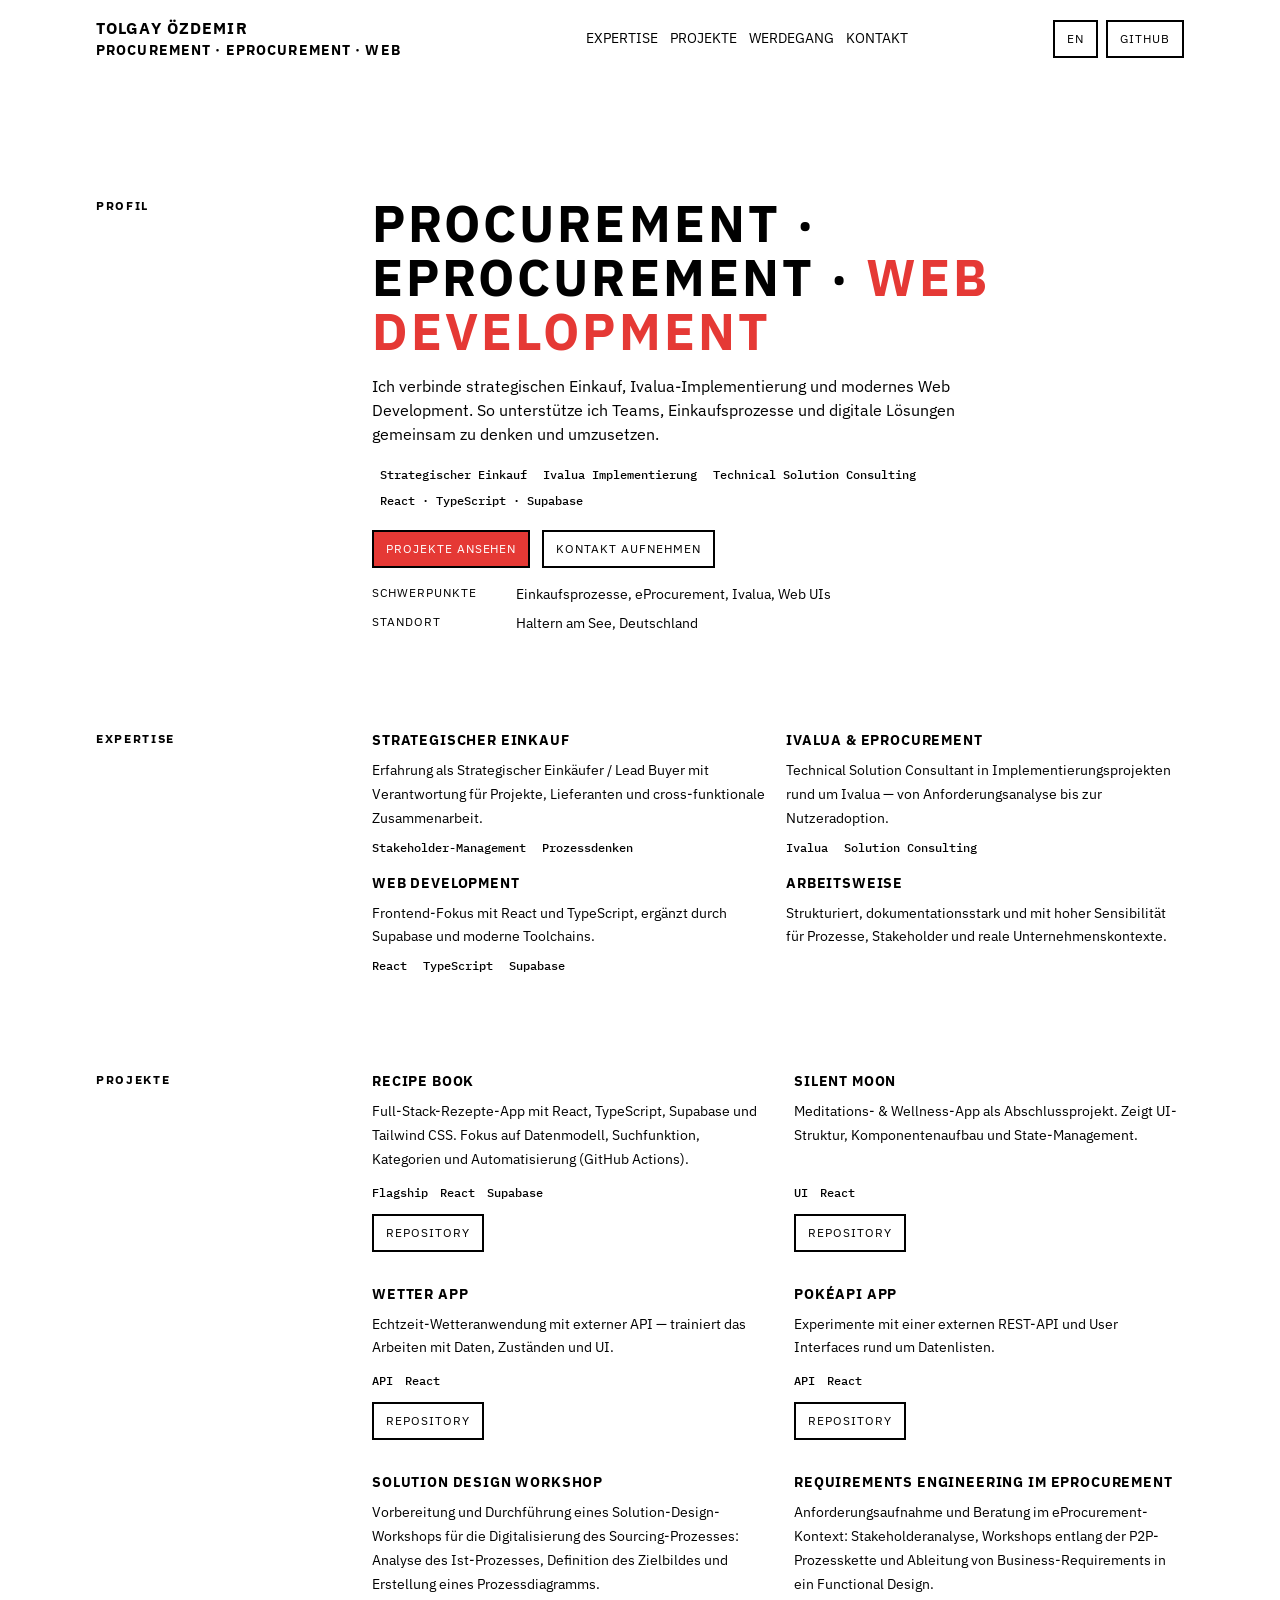
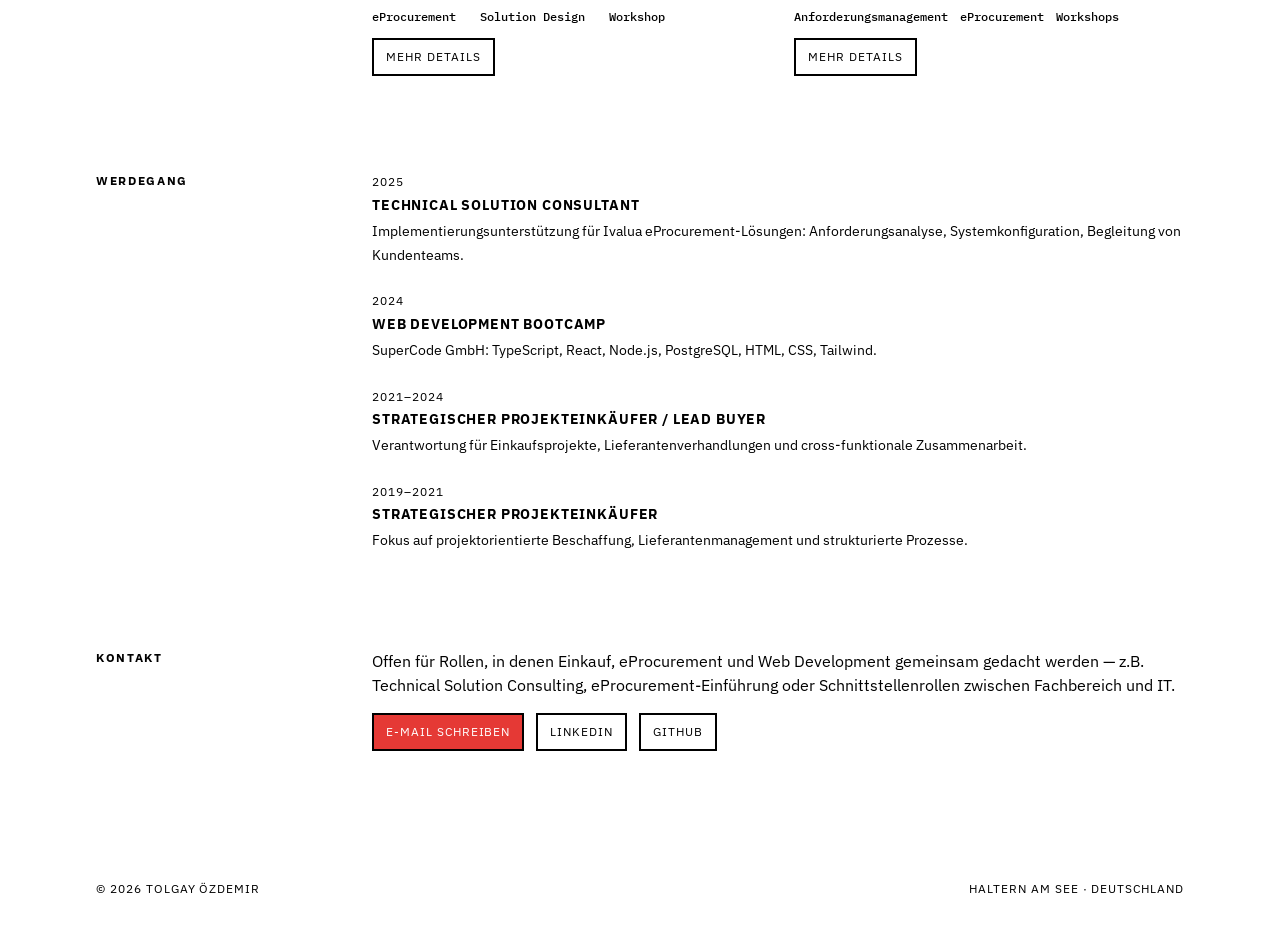
<file: index.html>
<!doctype html>
<html lang="de" data-theme="light">
<head>
  <meta charset="UTF-8" />
  <meta name="viewport" content="width=device-width, initial-scale=1" />
  <title>Tolgay Özdemir — Procurement · eProcurement · Web</title>
  <meta name="description" content="Portfolio von Tolgay Özdemir im International Typographic Style: strategischer Einkauf, Ivalua-Implementierung und Web Development." />

    <link rel="preconnect" href="https://fonts.googleapis.com">
  <link rel="preconnect" href="https://fonts.gstatic.com" crossorigin>
  <link href="https://fonts.googleapis.com/css2?family=IBM+Plex+Sans:wght@300;400;500;700&family=IBM+Plex+Mono:wght@400;500&display=swap" rel="stylesheet">

  
  <link rel="stylesheet" href="assets/css/styles.css" />
</head>
<body>
  <a href="#main" class="skip-link" data-i18n="skip">Zum Inhalt springen</a>

  <div class="page">
    <header>
      <div class="grid header-inner">
        <div class="brand">
          <span>TOLGAY ÖZDEMIR</span>
          <span data-i18n="brand_tagline">PROCUREMENT · EPROCUREMENT · WEB</span>
        </div>
        <nav class="header-nav" aria-label="Hauptnavigation">
          <a href="#expertise" data-i18n="nav_expertise">Expertise</a>
          <a href="#projects" data-i18n="nav_projects">Projekte</a>
          <a href="#background" data-i18n="nav_background">Werdegang</a>
          <a href="#contact" data-i18n="nav_contact">Kontakt</a>
        </nav>
        <div class="header-controls">
          <button id="langToggle" class="btn-outline" aria-label="Sprache wechseln">EN</button>
          <a class="btn-outline" href="https://github.com/TOezdemir" target="_blank" rel="noopener noreferrer">GitHub</a>
        </div>
      </div>
    </header>

    <main id="main">
      <section class="section" id="hero">
        <div class="grid">
          <div class="section-head">
            <span data-i18n="hero_label">Profil</span>
          </div>
          <div class="section-body">
            <div class="hero-block">
            <h1 class="hero-title" data-i18n="hero_title">PROCUREMENT · EPROCUREMENT · <em>WEB DEVELOPMENT</em></h1>
            <p class="hero-text" data-i18n="hero_text">
              Ich verbinde mehrjährige Erfahrung im strategischen Einkauf, Projektwissen aus der Implementierung von Ivalua
              und praktisches Web Development. Mein Profil richtet sich an Rollen, in denen Prozessexpertise und digitale
              Umsetzung zusammen gedacht werden.
            </p>
            <div class="hero-tags">
              <span data-i18n="hero_tag1">Strategischer Einkauf</span>
              <span data-i18n="hero_tag2">Ivalua Implementation</span>
              <span data-i18n="hero_tag3">Technical Solution Consulting</span>
              <span data-i18n="hero_tag4">React · TypeScript · Supabase</span>
            </div>
            <div class="hero-actions">
              <a class="btn-accent" href="#projects" data-i18n="hero_cta_projects">Projekte ansehen</a>
              <a class="btn-outline" href="mailto:tolgay.oezdemir@hsrw.org" data-i18n="hero_cta_contact">Kontakt aufnehmen</a>
            </div>
            <div class="hero-meta">
              <dl>
                <dt data-i18n="hero_meta1_label">Schwerpunkte</dt>
                <dd data-i18n="hero_meta1_value">Einkaufsprozesse, eProcurement, Ivalua, Web UIs</dd>
                <dt data-i18n="hero_meta2_label">Standort</dt>
                <dd>Haltern am See, Deutschland</dd>
              </dl>
            </div><!-- /.hero-block -->
          </div>
        </div>
      </section>

      <section class="section" id="expertise">
        <div class="grid">
          <div class="section-head">
            <span data-i18n="exp_label">Expertise</span>
          </div>
          <div class="section-body">
            <div class="list">
              <article class="list-item">
                <h3 data-i18n="exp1_title">Strategischer Einkauf</h3>
                <p data-i18n="exp1_text">
                  Erfahrung als Strategischer Einkäufer / Lead Buyer mit Verantwortung für Projekte, Lieferanten
                  und cross-funktionale Zusammenarbeit.
                </p>
                <div class="list-tags">
                  <span data-i18n="exp1_tag1">Stakeholder-Management</span>
                  <span data-i18n="exp1_tag2">Prozessdenken</span>
                </div>
              </article>
              <article class="list-item">
                <h3 data-i18n="exp2_title">Ivalua & eProcurement</h3>
                <p data-i18n="exp2_text">
                  Technical Solution Consultant in Implementierungsprojekten rund um Ivalua — von Anforderungsanalyse
                  bis zur Nutzeradoption.
                </p>
                <div class="list-tags">
                  <span>Ivalua</span>
                  <span data-i18n="exp2_tag1">Solution Consulting</span>
                </div>
              </article>
              <article class="list-item">
                <h3 data-i18n="exp3_title">Web Development</h3>
                <p data-i18n="exp3_text">
                  Frontend-Fokus mit React und TypeScript, ergänzt durch Supabase und moderne Toolchains.
                </p>
                <div class="list-tags">
                  <span>React</span>
                  <span>TypeScript</span>
                  <span>Supabase</span>
                </div>
              </article>
              <article class="list-item">
                <h3 data-i18n="exp4_title">Arbeitsweise</h3>
                <p data-i18n="exp4_text">
                  Strukturiert, dokumentationsstark und mit hoher Sensibilität für Prozesse, Stakeholder und
                  reale Unternehmenskontexte.
                </p>
              </article>
            </div>
          </div>
        </div>
      </section>

      <section class="section" id="projects">
        <div class="grid">
          <div class="section-head">
            <span data-i18n="proj_label">Projekte</span>
          </div>
          <div class="section-body">
            <div class="projects-grid">
              <article class="project">                
                <h3>Recipe Book</h3>
                <p data-i18n="proj1_text">
                  Full-Stack-Rezepte-App mit React, TypeScript, Supabase und Tailwind CSS. Fokus auf Datenmodell,
                  Suchfunktion, Kategorien und Automatisierung (GitHub Actions).
                </p>
                <div class="project-tags">
                  <span>Flagship</span>
                  <span>React</span>
                  <span>Supabase</span>
                </div>
                <div class="project-links">
                  <a class="btn-outline" href="https://github.com/TOezdemir/project-recipebook" target="_blank" rel="noopener noreferrer">Repository</a>
                </div>
              </article>
              <article class="project">
                <h3>Silent Moon</h3>
                <p data-i18n="proj2_text">
                  Meditations- & Wellness-App als Abschlussprojekt. Zeigt UI-Struktur, Komponentenaufbau und State-Management.
                </p>
                <div class="project-tags">
                  <span>UI</span>
                  <span>React</span>
                </div>
                <div class="project-links">
                  <a class="btn-outline" href="https://github.com/TOezdemir/Abschlussprojekt-Silent-Moon" target="_blank" rel="noopener noreferrer">Repository</a>
                </div>
              </article>
              <article class="project">
                <h3>Wetter App</h3>
                <p data-i18n="proj3_text">
                  Echtzeit-Wetteranwendung mit externer API — trainiert das Arbeiten mit Daten, Zuständen und UI.
                </p>
                <div class="project-tags">
                  <span>API</span>
                  <span>React</span>
                </div>
                <div class="project-links">
                  <a class="btn-outline" href="https://github.com/TOezdemir/project-weather-app" target="_blank" rel="noopener noreferrer">Repository</a>
                </div>
              </article>
              <article class="project">
                <h3>PokéAPI App</h3>
                <p data-i18n="proj4_text">
                  Experimente mit einer externen REST-API und User Interfaces rund um Datenlisten.
                </p>
                <div class="project-tags">
                  <span>API</span>
                  <span>React</span>
                </div>
                <div class="project-links">
                  <a class="btn-outline" href="https://github.com/TOezdemir/project-pokeapi" target="_blank" rel="noopener noreferrer">Repository</a>
                </div>
              </article>
              <!-- Consulting Cases -->
              <article class="project">
              <h3 data-i18n="consult_vanlaack_title">Solution Design Workshop</h3>
              <p data-i18n="consult_vanlaack_text">
                Vorbereitung und Durchführung eines Solution-Design-Workshops für die Digitalisierung
                des Sourcing-Prozesses (z.B. van Laack & Partners): Analyse des Ist-Prozesses,
                Definition des Zielbildes und Erstellung eines Prozessdiagramms.
              </p>
              <div class="project-tags" style="gap: var(--space-6)!important;">
              <span>eProcurement</span>
              <span>Solution Design</span>
              <span>Workshop</span>
              </div>
              <!-- Optional: später verlinktes PDF -->
              <div class="project-links">
                <a class="btn-outline"
                  href="/vanlaack.html"
                  data-i18n="consult_vanlaack_cta">
                  Mehr Details
                </a>
              </div>
            </article>

            <article class="project">
              <h3 data-i18n="consult_parasus_title">Requirements Engineering im eProcurement</h3>
              <p data-i18n="consult_parasus_text">
                Anforderungsaufnahme und Beratung im eProcurement-Kontext (Parasus): Stakeholderanalyse,
                Workshops entlang der P2P-Prozesskette, Ableitung von Business-Requirements und
                Functional Design für eine S2P-Lösung.
              </p>
              <div class="project-tags">
                <span>Anforderungsmanagement</span>
                <span>eProcurement</span>
                <span>Workshops</span>
              </div>
              <div class="project-links">
                <a class="btn-outline"
                  href="/parasus.html"
                  data-i18n="consult_parasus_cta">
                  Mehr Details
                </a>
              </div>
            </article>
          </div>
        </div>
      </div>
    </section>

      <section class="section" id="background">
        <div class="grid">
          <div class="section-head">
            <span data-i18n="bg_label">Werdegang</span>
          </div>
          <div class="section-body">
            <div class="timeline">
              <article class="timeline-item">
                <small>2025</small>
                <h3>Technical Solution Consultant</h3>
                <p data-i18n="bg1_text">
                  Implementierungsunterstützung für Ivalua eProcurement-Lösungen: Anforderungsanalyse,
                  Systemkonfiguration, Begleitung von Kundenteams.
                </p>
              </article>
              <article class="timeline-item">
                <small>2024</small>
                <h3 data-i18n="bg2_title">Web Development Bootcamp</h3>
                <p data-i18n="bg2_text">
                  SuperCode GmbH: TypeScript, React, Node.js, PostgreSQL, HTML, CSS, Tailwind.
                </p>
              </article>
              <article class="timeline-item">
                <small>2021–2024</small>
                <h3 data-i18n="bg3_title">Strategischer Projekteinkäufer / Lead Buyer</h3>
                <p data-i18n="bg3_text">
                    Verantwortung für Einkaufsprojekte, Lieferantenverhandlungen und cross-funktionale Zusammenarbeit.
                </p>
              </article>
              <article class="timeline-item">
              <small>2019–2021</small>
              <h3 data-i18n="bg4_title">Strategischer Projekteinkäufer</h3>
              <p data-i18n="bg4_text">
                Fokus auf projektorientierte Beschaffung, Lieferantenmanagement und strukturierte Prozesse.
              </p>
            </article> 
          </div>
        </div>
      </section>

      <section class="section" id="contact">
        <div class="grid">
          <div class="section-head">
            <span data-i18n="contact_label">Kontakt</span>
          </div>
          <div class="section-body">
            <p data-i18n="contact_text">
              Offen für Rollen, in denen Einkauf, eProcurement und Web Development gemeinsam gedacht werden —
              z.B. Technical Solution Consulting, eProcurement-Einführung oder Schnittstellenrollen zwischen Fachbereich
              und IT.
            </p>
            <div class="contact-actions">
              <a class="btn-accent" href="mailto:tolgay.oezdemir@hsrw.org" data-i18n="contact_email">E-Mail schreiben</a>
              <a class="btn-outline" href="https://www.linkedin.com/in/tolgay-oezdemir" target="_blank" rel="noopener noreferrer">LinkedIn</a>
              <a class="btn-outline" href="https://github.com/TOezdemir" target="_blank" rel="noopener noreferrer">GitHub</a>
            </div>
          </div>
        </div>
      </section>
    </main>

    <footer>
      <div class="grid">
        <p>© <span id="year"></span> Tolgay Özdemir</p>
        <span data-i18n="footer_loc">Haltern am See · Deutschland</span>
      </div>
    </footer>
  </div>

  
  <script src="assets/js/main.js" defer></script>
</body>
</html>
</file>
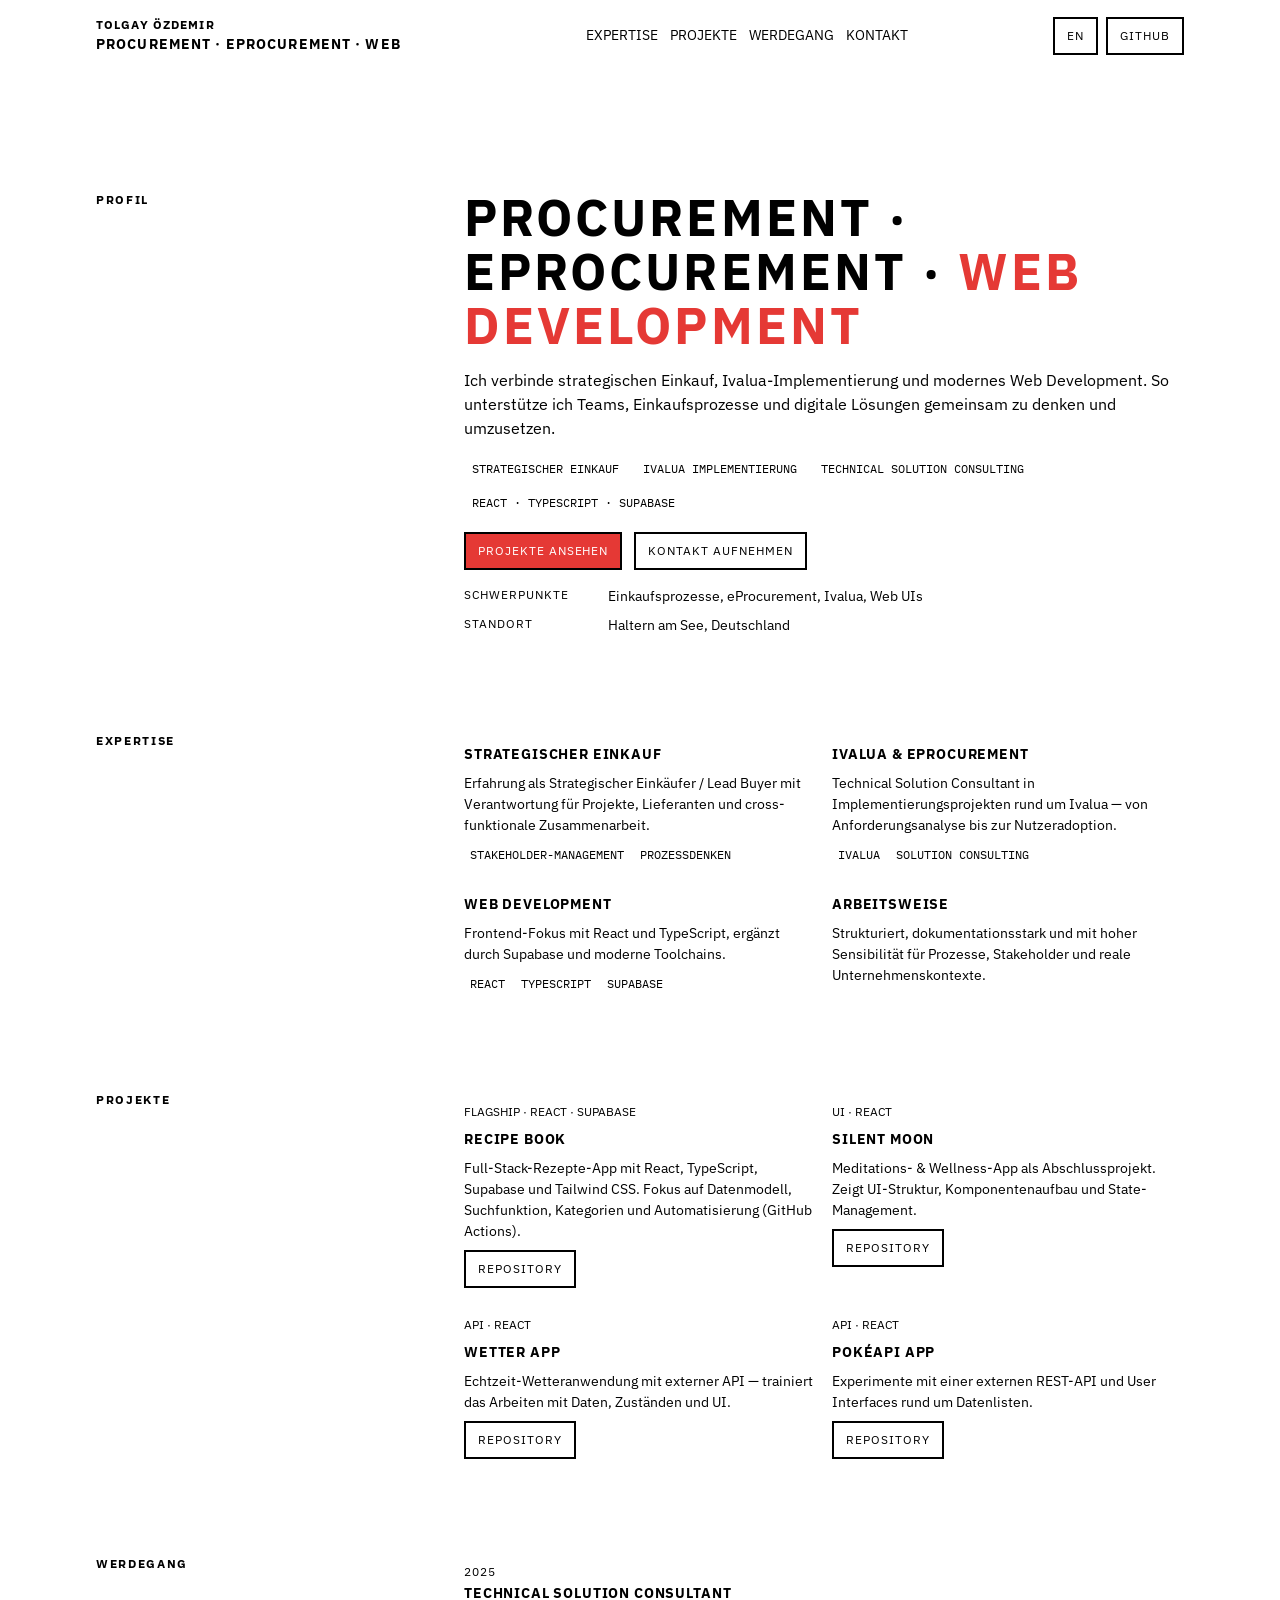
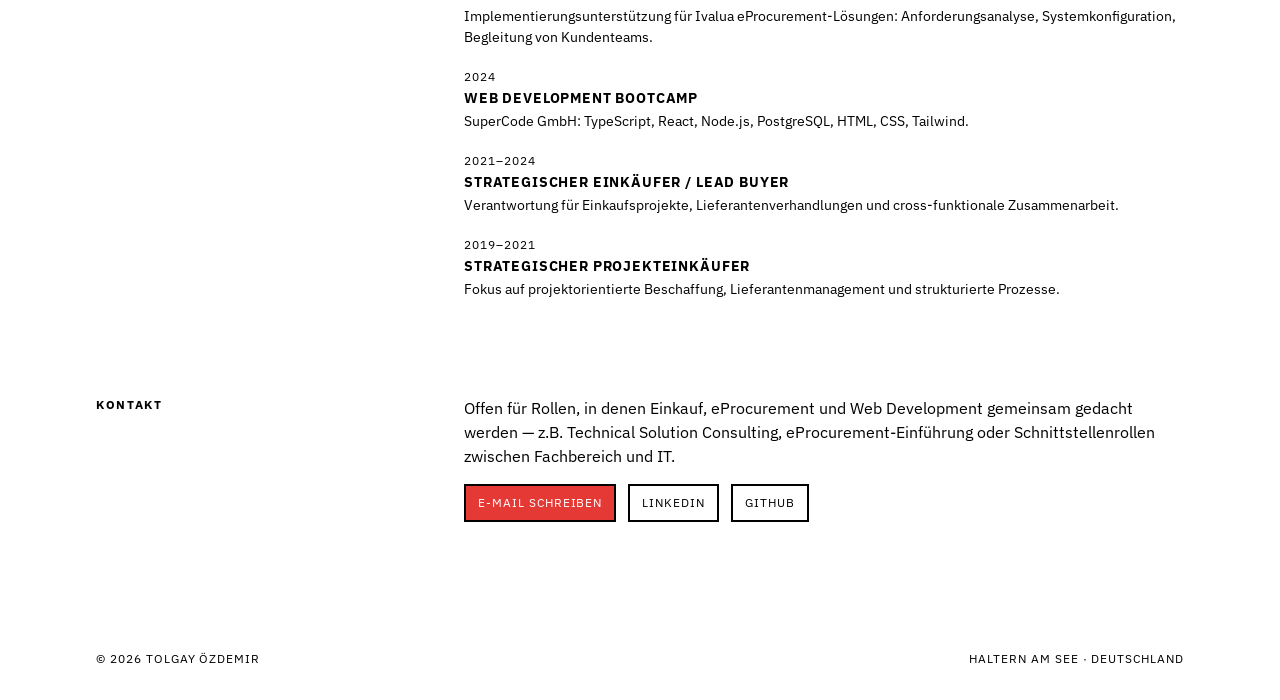
<file: backup/index.html>
<!doctype html>
<html lang="de" data-theme="light">
<head>
  <meta charset="UTF-8" />
  <meta name="viewport" content="width=device-width, initial-scale=1" />
  <title>Tolgay Özdemir — Procurement · eProcurement · Web</title>
  <meta name="description" content="Portfolio von Tolgay Özdemir im International Typographic Style: strategischer Einkauf, Ivalua-Implementierung und Web Development." />

    <link rel="preconnect" href="https://fonts.googleapis.com">
  <link rel="preconnect" href="https://fonts.gstatic.com" crossorigin>
  <link href="https://fonts.googleapis.com/css2?family=IBM+Plex+Sans:wght@300;400;500;700&family=IBM+Plex+Mono:wght@400;500&display=swap" rel="stylesheet">

  <style>
    :root {
      --color-bg: #ffffff;
      --color-text: #000000;
      --color-accent: #e53935; /* plakative Highlightfarbe */
      --font-body: "IBM Plex Sans", system-ui, -apple-system, "Segoe UI", sans-serif;
      --font-mono: "IBM Plex Mono", ui-monospace, SFMono-Regular, Menlo, monospace;
      --space-1: 4px;
      --space-2: 8px;
      --space-3: 12px;
      --space-4: 16px;
      --space-5: 20px;
      --space-6: 24px;
      --space-8: 32px;
      --space-10: 40px;
      --space-12: 48px;
      --space-16: 64px;
      --grid-max: 1120px;
    }

    *, *::before, *::after {
      box-sizing: border-box;
      margin: 0;
      padding: 0;
    }

    html {
      font-family: var(--font-body);
      font-size: 16px;
      line-height: 1.5;
      background: var(--color-bg);
      color: var(--color-text);
      -webkit-font-smoothing: antialiased;
    }

    body {
      min-height: 100vh;
    }

    a {
      color: inherit;
      text-decoration: none;
    }

    a[href], button {
      cursor: pointer;
    }

    button {
      border: none;
      background: none;
      font: inherit;
      color: inherit;
    }

    :focus-visible {
      outline: 3px solid var(--color-accent);
      outline-offset: 3px;
    }

    .skip-link {
      position: absolute;
      left: -9999px;
      top: var(--space-4);
      padding: var(--space-2) var(--space-4);
      background: var(--color-accent);
      color: #ffffff;
      font-weight: 700;
    }

    .skip-link:focus-visible {
      left: var(--space-4);
    }

    .page {
      max-width: var(--grid-max);
      margin-inline: auto;
      padding-inline: var(--space-4);
    }

    .grid {
      display: grid;
      grid-template-columns: repeat(12, minmax(0, 1fr));
      column-gap: var(--space-4);
    }

    header {
      margin-bottom: var(--space-10);
    }

    .header-inner {
      padding-block: var(--space-4);
      align-items: center;
    }

    .brand {
      grid-column: 1 / span 6;
      text-transform: uppercase;
      letter-spacing: 0.08em;
      font-size: 0.875rem;
      font-weight: 700;
    }

    .brand span {
      display: block;
    }

    .brand span:first-child {
      font-size: 0.75rem;
    }

    .header-nav {
      grid-column: 7 / span 3;
      justify-self: end;
      display: flex;
      gap: var(--space-3);
      font-size: 0.875rem;
      text-transform: uppercase;
    }

    .header-nav a {
      padding-block: 2px;
    }

    .header-controls {
      grid-column: 10 / span 3;
      justify-self: end;
      display: flex;
      gap: var(--space-2);
      align-items: center;
    }

    .btn-outline {
      border: 2px solid #000000;
      padding: var(--space-2) var(--space-3);
      text-transform: uppercase;
      font-size: 0.75rem;
      letter-spacing: 0.08em;
    }

    .btn-accent {
      border: 2px solid #000000;
      background: var(--color-accent);
      color: #ffffff;
      padding: var(--space-2) var(--space-3);
      text-transform: uppercase;
      font-size: 0.75rem;
      letter-spacing: 0.08em;
    }

    main {
      padding-block: var(--space-8) var(--space-12);
    }

    .section {
      padding-block: var(--space-12);
    }

    .section-head {
      grid-column: 1 / span 4;
      text-transform: uppercase;
      font-size: 0.75rem;
      letter-spacing: 0.14em;
      font-weight: 700;
    }

    .section-head span {
      display: block;
    }

    .section-body {
      grid-column: 5 / span 8;
    }

    .hero-title {
      font-size: clamp(2.5rem, 4vw, 3.5rem);
      line-height: 1.05;
      text-transform: uppercase;
      letter-spacing: 0.06em;
      margin-bottom: var(--space-4);
    }

    .hero-title em {
      font-style: normal;
      color: var(--color-accent);
    }

    .hero-text {
      max-width: 48rem;
      font-size: 1rem;
      margin-bottom: var(--space-4);
    }

    .hero-tags {
      font-family: var(--font-mono);
      display: flex;
      flex-wrap: wrap;
      gap: var(--space-2);
      font-size: 0.75rem;
      text-transform: uppercase;
    }

    .hero-tags span {
      
      padding: var(--space-1) var(--space-2);
    }

    .hero-actions {
      margin-top: var(--space-4);
      display: flex;
      flex-wrap: wrap;
      gap: var(--space-3);
    }

    .hero-meta {
      margin-top: var(--space-4);
      font-size: 0.875rem;
    }

    .hero-meta dl {
      display: grid;
      grid-template-columns: minmax(0, 8rem) minmax(0, 1fr);
      row-gap: var(--space-2);
      column-gap: var(--space-4);
    }

    .hero-meta dt {
      text-transform: uppercase;
      letter-spacing: 0.08em;
      font-size: 0.75rem;
    }

    .hero-meta dd {
      margin: 0;
    }

    .list {
      display: grid;
      grid-template-columns: repeat(2, minmax(0, 1fr));
      gap: var(--space-4);
    }

    .list-item {
      
      padding-top: var(--space-3);
    }

    .list-item h3 {
      text-transform: uppercase;
      letter-spacing: 0.06em;
      font-size: 0.875rem;
      margin-bottom: var(--space-2);
    }

    .list-item p {
      font-size: 0.875rem;
    }

    .list-tags {
      font-family: var(--font-mono);
      margin-top: var(--space-2);
      font-size: 0.75rem;
      text-transform: uppercase;
      display: flex;
      flex-wrap: wrap;
      gap: var(--space-1);
    }

    .list-tags span {
      
      padding: 2px 6px;
    }

    .projects-grid {
      display: grid;
      grid-template-columns: repeat(2, minmax(0, 1fr));
      gap: var(--space-4);
    }

    .project {
      
      padding-top: var(--space-3);
    }

    .project h3 {
      text-transform: uppercase;
      letter-spacing: 0.06em;
      font-size: 0.875rem;
      margin-bottom: var(--space-2);
    }

    .project p {
      font-size: 0.875rem;
      margin-bottom: var(--space-2);
    }

    .project-meta {
      font-size: 0.75rem;
      text-transform: uppercase;
      margin-bottom: var(--space-2);
    }

    .project-links {
      display: flex;
      gap: var(--space-2);
      flex-wrap: wrap;
    }

    .timeline {
      display: grid;
      gap: var(--space-3);
      font-size: 0.875rem;
    }

    .timeline-item {
      
      padding-top: var(--space-2);
    }

    .timeline-item small {
      display: block;
      text-transform: uppercase;
      letter-spacing: 0.08em;
      font-size: 0.75rem;
    }

    .timeline-item h3 {
      font-size: 0.875rem;
      text-transform: uppercase;
      letter-spacing: 0.06em;
      margin-top: 2px;
      margin-bottom: 2px;
    }

    .contact-actions {
      margin-top: var(--space-4);
      display: flex;
      flex-wrap: wrap;
      gap: var(--space-3);
    }

    footer {
      padding-block: var(--space-8);
      font-size: 0.75rem;
      text-transform: uppercase;
      letter-spacing: 0.08em;
    }

    footer .grid {
      align-items: center;
    }

    footer p {
      grid-column: 1 / span 6;
    }

    footer span {
      grid-column: 7 / span 6;
      justify-self: end;
    }

    @media (max-width: 800px) {
      .grid {
        grid-template-columns: repeat(4, minmax(0, 1fr));
      }
      .brand {
        grid-column: 1 / span 4;
      }
      .header-nav {
        display: none;
      }
      .header-controls {
        grid-column: 1 / span 4;
        justify-self: start;
        margin-top: var(--space-2);
      }
      .section-head {
        grid-column: 1 / span 4;
        margin-bottom: var(--space-3);
      }
      .section-body {
        grid-column: 1 / span 4;
      }
      .list, .projects-grid {
        grid-template-columns: 1fr;
      }
      footer p {
        grid-column: 1 / span 4;
      }
      footer span {
        grid-column: 1 / span 4;
        justify-self: start;
        margin-top: var(--space-2);
      }
    }
  </style>
</head>
<body>
  <a href="#main" class="skip-link" data-i18n="skip">Zum Inhalt springen</a>

  <div class="page">
    <header>
      <div class="grid header-inner">
        <div class="brand">
          <span>TOLGAY ÖZDEMIR</span>
          <span data-i18n="brand_tagline">PROCUREMENT · EPROCUREMENT · WEB</span>
        </div>
        <nav class="header-nav" aria-label="Hauptnavigation">
          <a href="#expertise" data-i18n="nav_expertise">Expertise</a>
          <a href="#projects" data-i18n="nav_projects">Projekte</a>
          <a href="#background" data-i18n="nav_background">Werdegang</a>
          <a href="#contact" data-i18n="nav_contact">Kontakt</a>
        </nav>
        <div class="header-controls">
          <button id="langToggle" class="btn-outline" aria-label="Sprache wechseln">EN</button>
          <a class="btn-outline" href="https://github.com/TOezdemir" target="_blank" rel="noopener noreferrer">GitHub</a>
        </div>
      </div>
    </header>

    <main id="main">
      <section class="section" id="hero">
        <div class="grid">
          <div class="section-head">
            <span data-i18n="hero_label">Profil</span>
          </div>
          <div class="section-body">
            <h1 class="hero-title" data-i18n="hero_title">PROCUREMENT · EPROCUREMENT · <em>WEB DEVELOPMENT</em></h1>
            <p class="hero-text" data-i18n="hero_text">
              Ich verbinde mehrjährige Erfahrung im strategischen Einkauf, Projektwissen aus der Implementierung von Ivalua
              und praktisches Web Development. Mein Profil richtet sich an Rollen, in denen Prozessexpertise und digitale
              Umsetzung zusammen gedacht werden.
            </p>
            <div class="hero-tags">
              <span data-i18n="hero_tag1">Strategischer Einkauf</span>
              <span data-i18n="hero_tag2">Ivalua Implementation</span>
              <span data-i18n="hero_tag3">Technical Solution Consulting</span>
              <span data-i18n="hero_tag4">React · TypeScript · Supabase</span>
            </div>
            <div class="hero-actions">
              <a class="btn-accent" href="#projects" data-i18n="hero_cta_projects">Projekte ansehen</a>
              <a class="btn-outline" href="mailto:tolgay.oezdemir@hsrw.org" data-i18n="hero_cta_contact">Kontakt aufnehmen</a>
            </div>
            <div class="hero-meta">
              <dl>
                <dt data-i18n="hero_meta1_label">Schwerpunkte</dt>
                <dd data-i18n="hero_meta1_value">Einkaufsprozesse, eProcurement, Ivalua, Web UIs</dd>
                <dt data-i18n="hero_meta2_label">Standort</dt>
                <dd>Haltern am See, Deutschland</dd>
              </dl>
            </div>
          </div>
        </div>
      </section>

      <section class="section" id="expertise">
        <div class="grid">
          <div class="section-head">
            <span data-i18n="exp_label">Expertise</span>
          </div>
          <div class="section-body">
            <div class="list">
              <article class="list-item">
                <h3 data-i18n="exp1_title">Strategischer Einkauf</h3>
                <p data-i18n="exp1_text">
                  Erfahrung als Strategischer Einkäufer / Lead Buyer mit Verantwortung für Projekte, Lieferanten
                  und cross-funktionale Zusammenarbeit.
                </p>
                <div class="list-tags">
                  <span data-i18n="exp1_tag1">Stakeholder-Management</span>
                  <span data-i18n="exp1_tag2">Prozessdenken</span>
                </div>
              </article>
              <article class="list-item">
                <h3 data-i18n="exp2_title">Ivalua & eProcurement</h3>
                <p data-i18n="exp2_text">
                  Technical Solution Consultant in Implementierungsprojekten rund um Ivalua — von Anforderungsanalyse
                  bis zur Nutzeradoption.
                </p>
                <div class="list-tags">
                  <span>Ivalua</span>
                  <span data-i18n="exp2_tag1">Solution Consulting</span>
                </div>
              </article>
              <article class="list-item">
                <h3 data-i18n="exp3_title">Web Development</h3>
                <p data-i18n="exp3_text">
                  Frontend-Fokus mit React und TypeScript, ergänzt durch Supabase und moderne Toolchains.
                </p>
                <div class="list-tags">
                  <span>React</span>
                  <span>TypeScript</span>
                  <span>Supabase</span>
                </div>
              </article>
              <article class="list-item">
                <h3 data-i18n="exp4_title">Arbeitsweise</h3>
                <p data-i18n="exp4_text">
                  Strukturiert, dokumentationsstark und mit hoher Sensibilität für Prozesse, Stakeholder und
                  reale Unternehmenskontexte.
                </p>
              </article>
            </div>
          </div>
        </div>
      </section>

      <section class="section" id="projects">
        <div class="grid">
          <div class="section-head">
            <span data-i18n="proj_label">Projekte</span>
          </div>
          <div class="section-body">
            <div class="projects-grid">
              <article class="project">
                <div class="project-meta" data-i18n="proj1_meta">Flagship · React · Supabase</div>
                <h3>Recipe Book</h3>
                <p data-i18n="proj1_text">
                  Full-Stack-Rezepte-App mit React, TypeScript, Supabase und Tailwind CSS. Fokus auf Datenmodell,
                  Suchfunktion, Kategorien und Automatisierung (GitHub Actions).
                </p>
                <div class="project-links">
                  <a class="btn-outline" href="https://github.com/TOezdemir/project-recipebook" target="_blank" rel="noopener noreferrer">Repository</a>
                </div>
              </article>
              <article class="project">
                <div class="project-meta" data-i18n="proj2_meta">UI · React</div>
                <h3>Silent Moon</h3>
                <p data-i18n="proj2_text">
                  Meditations- & Wellness-App als Abschlussprojekt. Zeigt UI-Struktur, Komponentenaufbau und State-Management.
                </p>
                <div class="project-links">
                  <a class="btn-outline" href="https://github.com/TOezdemir/Abschlussprojekt-Silent-Moon" target="_blank" rel="noopener noreferrer">Repository</a>
                </div>
              </article>
              <article class="project">
                <div class="project-meta" data-i18n="proj3_meta">API · React</div>
                <h3>Wetter App</h3>
                <p data-i18n="proj3_text">
                  Echtzeit-Wetteranwendung mit externer API — trainiert das Arbeiten mit Daten, Zuständen und UI.
                </p>
                <div class="project-links">
                  <a class="btn-outline" href="https://github.com/TOezdemir/project-weather-app" target="_blank" rel="noopener noreferrer">Repository</a>
                </div>
              </article>
              <article class="project">
                <div class="project-meta" data-i18n="proj4_meta">API · React</div>
                <h3>PokéAPI App</h3>
                <p data-i18n="proj4_text">
                  Experimente mit einer externen REST-API und User Interfaces rund um Datenlisten.
                </p>
                <div class="project-links">
                  <a class="btn-outline" href="https://github.com/TOezdemir/project-pokeapi" target="_blank" rel="noopener noreferrer">Repository</a>
                </div>
              </article>
            </div>
          </div>
        </div>
      </section>

      <section class="section" id="background">
        <div class="grid">
          <div class="section-head">
            <span data-i18n="bg_label">Werdegang</span>
          </div>
          <div class="section-body">
            <div class="timeline">
              <article class="timeline-item">
                <small>2025</small>
                <h3>Technical Solution Consultant</h3>
                <p data-i18n="bg1_text">
                  Implementierungsunterstützung für Ivalua eProcurement-Lösungen: Anforderungsanalyse,
                  Systemkonfiguration, Begleitung von Kundenteams.
                </p>
              </article>
              <article class="timeline-item">
                <small>2024</small>
                <h3>Web Development Bootcamp</h3>
                <p data-i18n="bg2_text">
                  SuperCode GmbH: TypeScript, React, Node.js, PostgreSQL, HTML, CSS, Tailwind.
                </p>
              </article>
              <article class="timeline-item">
                <small>2021–2024</small>
                <h3>Strategischer Einkäufer / Lead Buyer</h3>
                <p data-i18n="bg3_text">
                  Verantwortung für Einkaufsprojekte, Lieferantenverhandlungen und cross-funktionale Zusammenarbeit.
                </p>
              </article>
              <article class="timeline-item">
                <small>2019–2021</small>
                <h3>Strategischer Projekteinkäufer</h3>
                <p data-i18n="bg4_text">
                  Fokus auf projektorientierte Beschaffung, Lieferantenmanagement und strukturierte Prozesse.
                </p>
              </article>
            </div>
          </div>
        </div>
      </section>

      <section class="section" id="contact">
        <div class="grid">
          <div class="section-head">
            <span data-i18n="contact_label">Kontakt</span>
          </div>
          <div class="section-body">
            <p data-i18n="contact_text">
              Offen für Rollen, in denen Einkauf, eProcurement und Web Development gemeinsam gedacht werden —
              z.B. Technical Solution Consulting, eProcurement-Einführung oder Schnittstellenrollen zwischen Fachbereich
              und IT.
            </p>
            <div class="contact-actions">
              <a class="btn-accent" href="mailto:tolgay.oezdemir@hsrw.org" data-i18n="contact_email">E-Mail schreiben</a>
              <a class="btn-outline" href="https://www.linkedin.com/in/tolgay-oezdemir" target="_blank" rel="noopener noreferrer">LinkedIn</a>
              <a class="btn-outline" href="https://github.com/TOezdemir" target="_blank" rel="noopener noreferrer">GitHub</a>
            </div>
          </div>
        </div>
      </section>
    </main>

    <footer>
      <div class="grid">
        <p>© <span id="year"></span> Tolgay Özdemir</p>
        <span data-i18n="footer_loc">Haltern am See · Deutschland</span>
      </div>
    </footer>
  </div>

  <script>
    (function() {
      document.getElementById("year").textContent = new Date().getFullYear();

      const translations = {
        de: {
          skip: "Zum Inhalt springen",
          brand_tagline: "PROCUREMENT · EPROCUREMENT · WEB",
          nav_expertise: "Expertise",
          nav_projects: "Projekte",
          nav_background: "Werdegang",
          nav_contact: "Kontakt",
          hero_label: "Profil",
          hero_title: "PROCUREMENT · EPROCUREMENT · <em>WEB DEVELOPMENT</em>",
          hero_text: "Ich verbinde strategischen Einkauf, Ivalua-Implementierung und modernes Web Development. So unterstütze ich Teams, Einkaufsprozesse und digitale Lösungen gemeinsam zu denken und umzusetzen.",
          hero_tag1: "Strategischer Einkauf",
          hero_tag2: "Ivalua Implementierung",
          hero_tag3: "Technical Solution Consulting",
          hero_tag4: "React · TypeScript · Supabase",
          hero_cta_projects: "Projekte ansehen",
          hero_cta_contact: "Kontakt aufnehmen",
          hero_meta1_label: "Schwerpunkte",
          hero_meta1_value: "Einkaufsprozesse, eProcurement, Ivalua, Web UIs",
          hero_meta2_label: "Standort",
          exp_label: "Expertise",
          exp1_title: "Strategischer Einkauf",
          exp1_text: "Erfahrung als Strategischer Einkäufer / Lead Buyer mit Verantwortung für Projekte, Lieferanten und cross-funktionale Zusammenarbeit.",
          exp1_tag1: "Stakeholder-Management",
          exp1_tag2: "Prozessdenken",
          exp2_title: "Ivalua & eProcurement",
          exp2_text: "Technical Solution Consultant in Implementierungsprojekten rund um Ivalua — von Anforderungsanalyse bis zur Nutzeradoption.",
          exp2_tag1: "Solution Consulting",
          exp3_title: "Web Development",
          exp3_text: "Frontend-Fokus mit React und TypeScript, ergänzt durch Supabase und moderne Toolchains.",
          exp4_title: "Arbeitsweise",
          exp4_text: "Strukturiert, dokumentationsstark und mit hoher Sensibilität für Prozesse, Stakeholder und reale Unternehmenskontexte.",
          proj_label: "Projekte",
          proj1_meta: "Flagship · React · Supabase",
          proj1_text: "Full-Stack-Rezepte-App mit React, TypeScript, Supabase und Tailwind CSS. Fokus auf Datenmodell, Suchfunktion, Kategorien und Automatisierung (GitHub Actions).",
          proj2_meta: "UI · React",
          proj2_text: "Meditations- & Wellness-App als Abschlussprojekt. Zeigt UI-Struktur, Komponentenaufbau und State-Management.",
          proj3_meta: "API · React",
          proj3_text: "Echtzeit-Wetteranwendung mit externer API — trainiert das Arbeiten mit Daten, Zuständen und UI.",
          proj4_meta: "API · React",
          proj4_text: "Experimente mit einer externen REST-API und User Interfaces rund um Datenlisten.",
          bg_label: "Werdegang",
          bg1_text: "Implementierungsunterstützung für Ivalua eProcurement-Lösungen: Anforderungsanalyse, Systemkonfiguration, Begleitung von Kundenteams.",
          bg2_text: "SuperCode GmbH: TypeScript, React, Node.js, PostgreSQL, HTML, CSS, Tailwind.",
          bg3_text: "Verantwortung für Einkaufsprojekte, Lieferantenverhandlungen und cross-funktionale Zusammenarbeit.",
          bg4_text: "Fokus auf projektorientierte Beschaffung, Lieferantenmanagement und strukturierte Prozesse.",
          contact_label: "Kontakt",
          contact_text: "Offen für Rollen, in denen Einkauf, eProcurement und Web Development gemeinsam gedacht werden — z.B. Technical Solution Consulting, eProcurement-Einführung oder Schnittstellenrollen zwischen Fachbereich und IT.",
          contact_email: "E-Mail schreiben",
          footer_loc: "Haltern am See · Deutschland"
        },
        en: {
          skip: "Skip to content",
          brand_tagline: "PROCUREMENT · EPROCUREMENT · WEB",
          nav_expertise: "Expertise",
          nav_projects: "Projects",
          nav_background: "Background",
          nav_contact: "Contact",
          hero_label: "Profile",
          hero_title: "PROCUREMENT · EPROCUREMENT · <em>WEB DEVELOPMENT</em>",
          hero_text: "I combine strategic procurement, Ivalua implementation experience and modern web development. This helps teams think and deliver procurement processes and digital solutions as one.",
          hero_tag1: "Strategic procurement",
          hero_tag2: "Ivalua implementation",
          hero_tag3: "Technical Solution consulting",
          hero_tag4: "React · TypeScript · Supabase",
          hero_cta_projects: "View projects",
          hero_cta_contact: "Get in touch",
          hero_meta1_label: "Focus areas",
          hero_meta1_value: "Procurement processes, eProcurement, Ivalua, web UIs",
          hero_meta2_label: "Location",
          exp_label: "Expertise",
          exp1_title: "Strategic Procurement",
          exp1_text: "Experience as strategic buyer / lead buyer, accountable for projects, suppliers and cross-functional collaboration.",
          exp1_tag1: "Stakeholder management",
          exp1_tag2: "Process thinking",
          exp2_title: "Ivalua & eProcurement",
          exp2_text: "Technical Solution Consultant in implementation projects around Ivalua — from requirements analysis to user adoption.",
          exp2_tag1: "Solution consulting",
          exp3_title: "Web Development",
          exp3_text: "Frontend focus with React and TypeScript, complemented by Supabase and modern toolchains.",
          exp4_title: "Way of working",
          exp4_text: "Structured, documentation-focused and highly aware of processes, stakeholders and real-world company contexts.",
          proj_label: "Projects",
          proj1_meta: "Flagship · React · Supabase",
          proj1_text: "Full-stack recipe app built with React, TypeScript, Supabase and Tailwind CSS. Focus on data model, search, categories and automation (GitHub Actions).",
          proj2_meta: "UI · React",
          proj2_text: "Meditation & wellness app as bootcamp capstone. Shows UI structure, components and state management.",
          proj3_meta: "API · React",
          proj3_text: "Real-time weather app using an external API — exercises working with data, state and UI.",
          proj4_meta: "API · React",
          proj4_text: "Experiments with an external REST API and user interfaces around data lists.",
          bg_label: "Background",
          bg1_text: "Implementation support for Ivalua eProcurement solutions: requirements analysis, system configuration, support for client teams.",
          bg2_text: "SuperCode GmbH: TypeScript, React, Node.js, PostgreSQL, HTML, CSS, Tailwind.",
          bg3_text: "Responsible for procurement projects, supplier negotiations and cross-functional collaboration.",
          bg4_text: "Focus on project-based sourcing, supplier management and structured processes.",
          contact_label: "Contact",
          contact_text: "Open to roles where procurement, eProcurement and web development are combined — such as Technical Solution Consulting, eProcurement implementation or bridge roles between business and IT.",
          contact_email: "Send an email",
          footer_loc: "Haltern am See · Germany"
        }
      };

      var currentLang = 'de';
      var langToggle = document.getElementById('langToggle');

      function applyTranslations() {
        var t = translations[currentLang];
        document.documentElement.lang = currentLang;
        document.querySelectorAll('[data-i18n]').forEach(function(el) {
          var key = el.getAttribute('data-i18n');
          if (t[key]) {
            el.innerHTML = t[key];
          }
        });
        langToggle.textContent = currentLang === 'de' ? 'EN' : 'DE';
        langToggle.setAttribute('aria-label', currentLang === 'de' ? 'Switch to English' : 'Zu Deutsch wechseln');
      }

      langToggle.addEventListener('click', function() {
        currentLang = currentLang === 'de' ? 'en' : 'de';
        applyTranslations();
      });

      applyTranslations();
    })();
  </script>
</body>
</html>
</file>
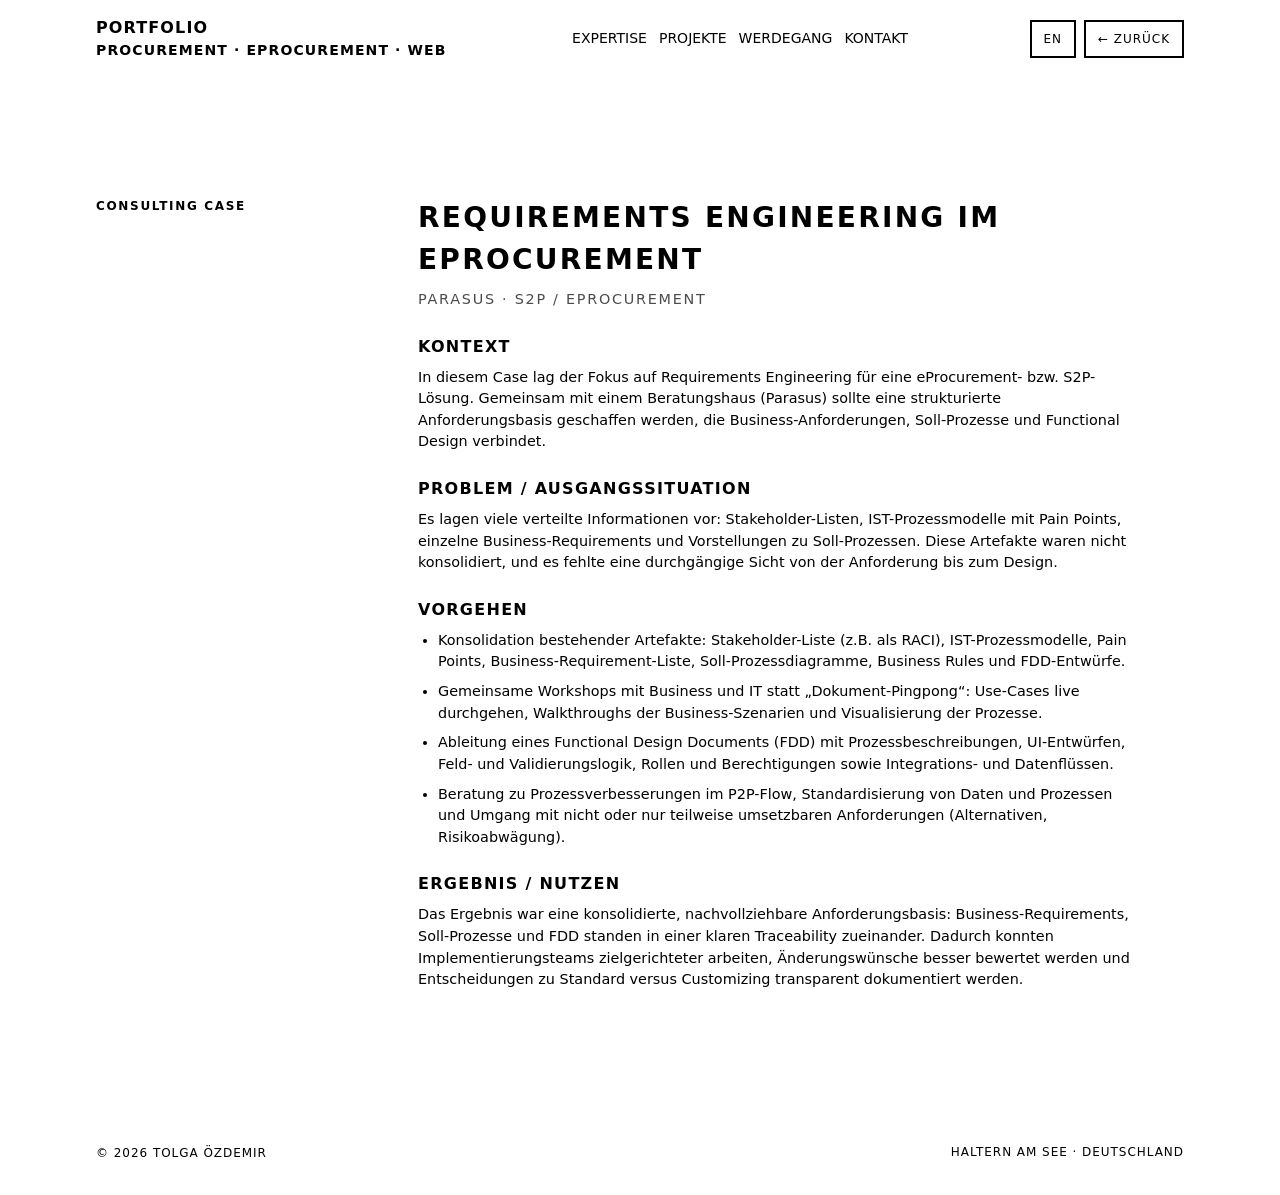
<file: parasus.html>
<!doctype html>
<html lang="de">
  <head>
    <meta charset="utf-8">
    <title data-i18n="case_parasus_html_title">
      Case Study – Requirements Engineering im eProcurement (Parasus)
    </title>
    <meta name="viewport" content="width=device-width, initial-scale=1">
    <link rel="stylesheet" href="assets/css/styles.css">
  </head>
  <body>
    <a class="skip-link" href="#main" data-i18n="skip">
      Zum Inhalt springen
    </a>

    <div class="page">
      <header>
        <div class="header-inner grid">
          <div class="brand">
            <span>Portfolio</span>
            <span data-i18n="brand_tagline">
              PROCUREMENT · EPROCUREMENT · WEB
            </span>
          </div>

          <nav class="header-nav">
            <a href="/index.html#expertise" data-i18n="nav_expertise">Expertise</a>
            <a href="/index.html#projects" data-i18n="nav_projects">Projekte</a>
            <a href="/index.html#background" data-i18n="nav_background">Werdegang</a>
            <a href="/index.html#contact" data-i18n="nav_contact">Kontakt</a>
          </nav>

          <div class="header-controls">
            <button id="langToggle"
                    class="btn-outline"
                    type="button"
                    aria-label="Switch language">
              EN
            </button>
            <a class="btn-outline" href="/index.html">
              ←
              <span data-i18n="case_back">Zurück</span>
            </a>
          </div>
        </div>
      </header>

      <main id="main">
        <section class="section">
          <div class="grid">
            <div class="section-head">
              <span data-i18n="case_label_consulting">
                Consulting Case
              </span>
            </div>

            <div class="section-body">
              <section class="case">
                <header class="case-header">
                  <h1 data-i18n="case_parasus_title">
                    Requirements Engineering im eProcurement
                  </h1>
                  <p class="case-subtitle" data-i18n="case_parasus_subtitle">
                    Parasus · S2P / eProcurement
                  </p>
                </header>

                <section class="case-section">
                  <h2 data-i18n="case_parasus_context_heading">Kontext</h2>
                  <p data-i18n="case_parasus_context">
                    In diesem Case lag der Fokus auf Requirements Engineering
                    für eine eProcurement- bzw. S2P-Lösung. Gemeinsam mit einem
                    Beratungshaus (Parasus) sollte eine strukturierte
                    Anforderungsbasis geschaffen werden, die Business-Anforderungen,
                    Soll-Prozesse und Functional Design verbindet.
                  </p>
                </section>

                <section class="case-section">
                  <h2 data-i18n="case_parasus_problem_heading">
                    Problem / Ausgangssituation
                  </h2>
                  <p data-i18n="case_parasus_problem">
                    Es lagen viele verteilte Informationen vor:
                    Stakeholder-Listen, IST-Prozessmodelle mit Pain Points,
                    einzelne Business-Requirements und Vorstellungen
                    zu Soll-Prozessen. Diese Artefakte waren nicht konsolidiert,
                    und es fehlte eine durchgängige Sicht von der Anforderung
                    bis zum Design.
                  </p>
                </section>

                <section class="case-section">
                  <h2 data-i18n="case_parasus_approach_heading">Vorgehen</h2>
                  <ul>
                    <li data-i18n="case_parasus_approach_1">
                      Konsolidation bestehender Artefakte: Stakeholder-Liste
                      (z.B. als RACI), IST-Prozessmodelle, Pain Points,
                      Business-Requirement-Liste, Soll-Prozessdiagramme,
                      Business Rules und FDD-Entwürfe.
                    </li>
                    <li data-i18n="case_parasus_approach_2">
                      Gemeinsame Workshops mit Business und IT statt
                      „Dokument-Pingpong“: Use-Cases live durchgehen,
                      Walkthroughs der Business-Szenarien und Visualisierung
                      der Prozesse.
                    </li>
                    <li data-i18n="case_parasus_approach_3">
                      Ableitung eines Functional Design Documents (FDD)
                      mit Prozessbeschreibungen, UI-Entwürfen,
                      Feld- und Validierungslogik, Rollen und Berechtigungen
                      sowie Integrations- und Datenflüssen.
                    </li>
                    <li data-i18n="case_parasus_approach_4">
                      Beratung zu Prozessverbesserungen im P2P-Flow,
                      Standardisierung von Daten und Prozessen und Umgang
                      mit nicht oder nur teilweise umsetzbaren Anforderungen
                      (Alternativen, Risikoabwägung).
                    </li>
                  </ul>
                </section>

                <section class="case-section">
                  <h2 data-i18n="case_parasus_result_heading">
                    Ergebnis / Nutzen
                  </h2>
                  <p data-i18n="case_parasus_result">
                    Das Ergebnis war eine konsolidierte, nachvollziehbare
                    Anforderungsbasis: Business-Requirements, Soll-Prozesse
                    und FDD standen in einer klaren Traceability zueinander.
                    Dadurch konnten Implementierungsteams zielgerichteter
                    arbeiten, Änderungswünsche besser bewertet werden
                    und Entscheidungen zu Standard versus Customizing
                    transparent dokumentiert werden.
                  </p>
                </section>
              </section>
            </div>
          </div>
        </section>
      </main>

      <footer class="grid">
        <p>&copy; <span id="year"></span> Tolga Özdemir</p>
        <span data-i18n="footer_loc">Haltern am See · Deutschland</span>
      </footer>
    </div>

    <script src="assets/js/main.js"></script>
  </body>
</html>
</file>
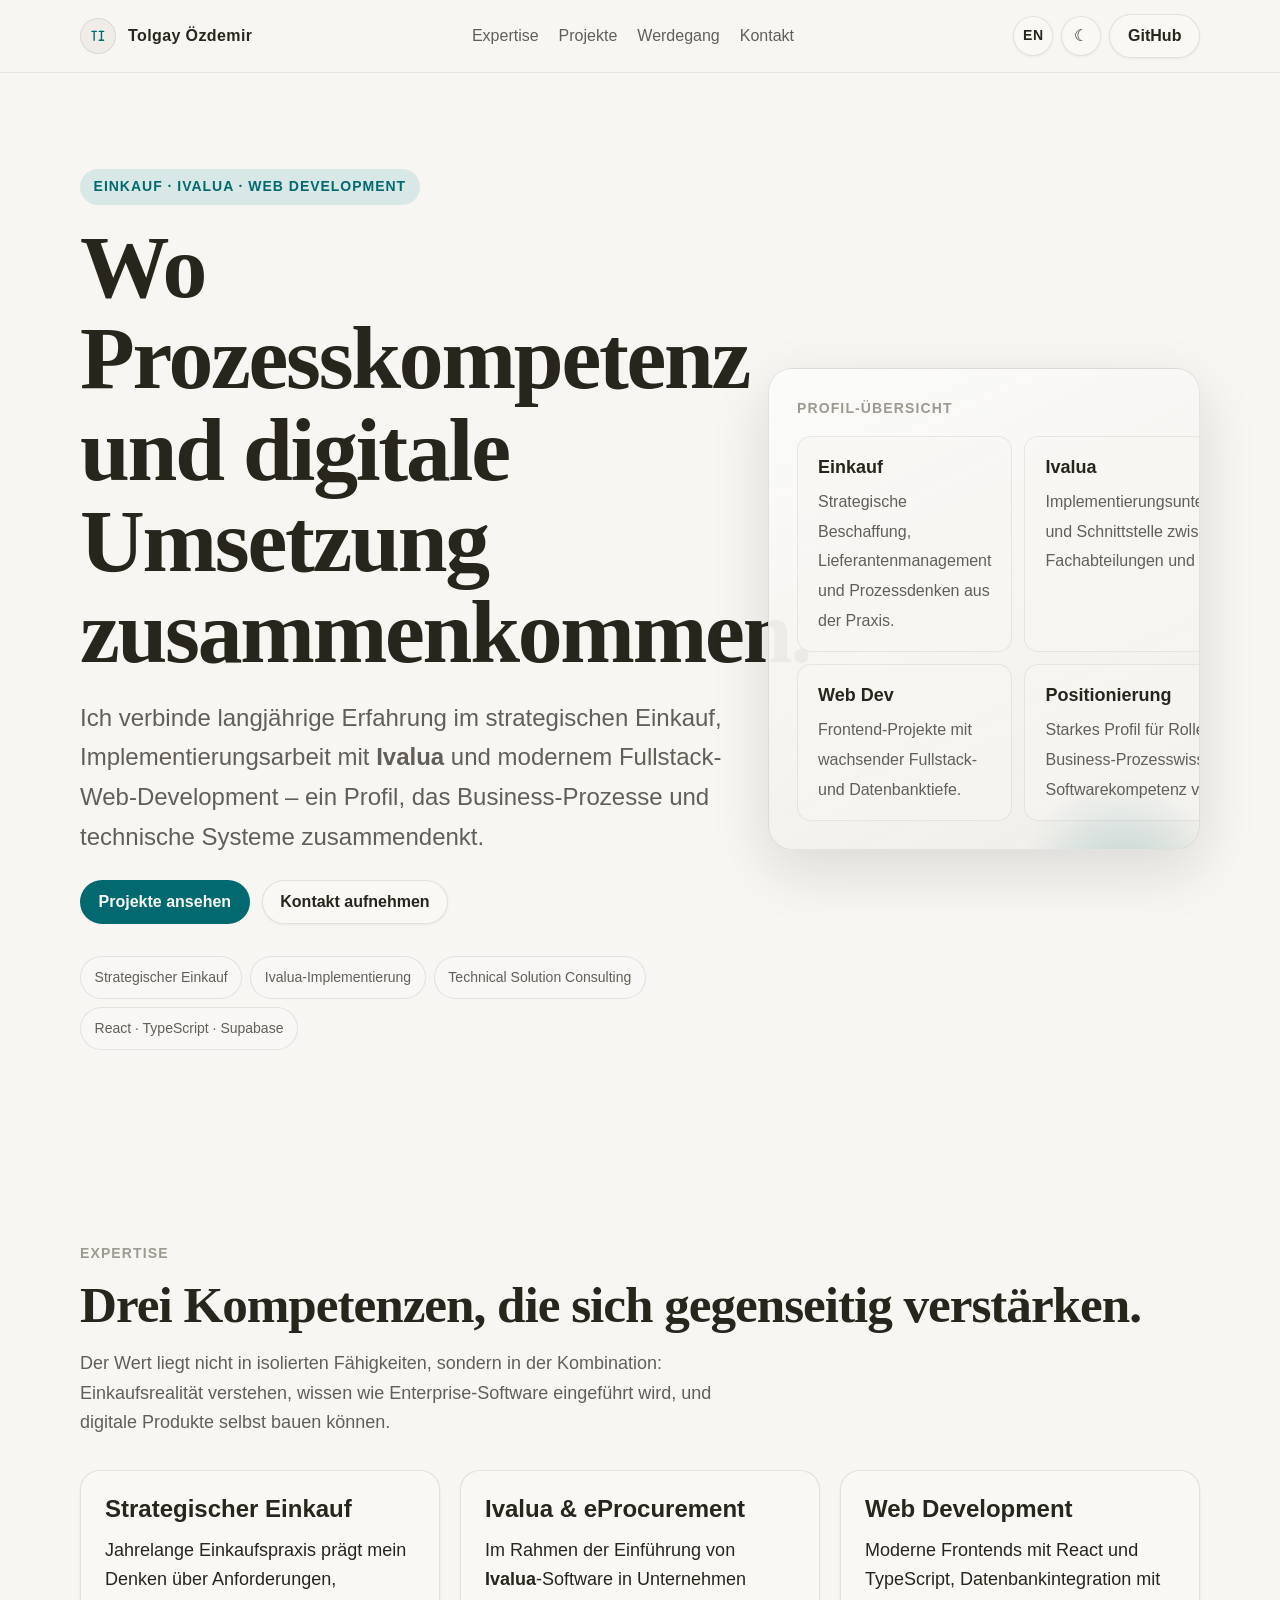
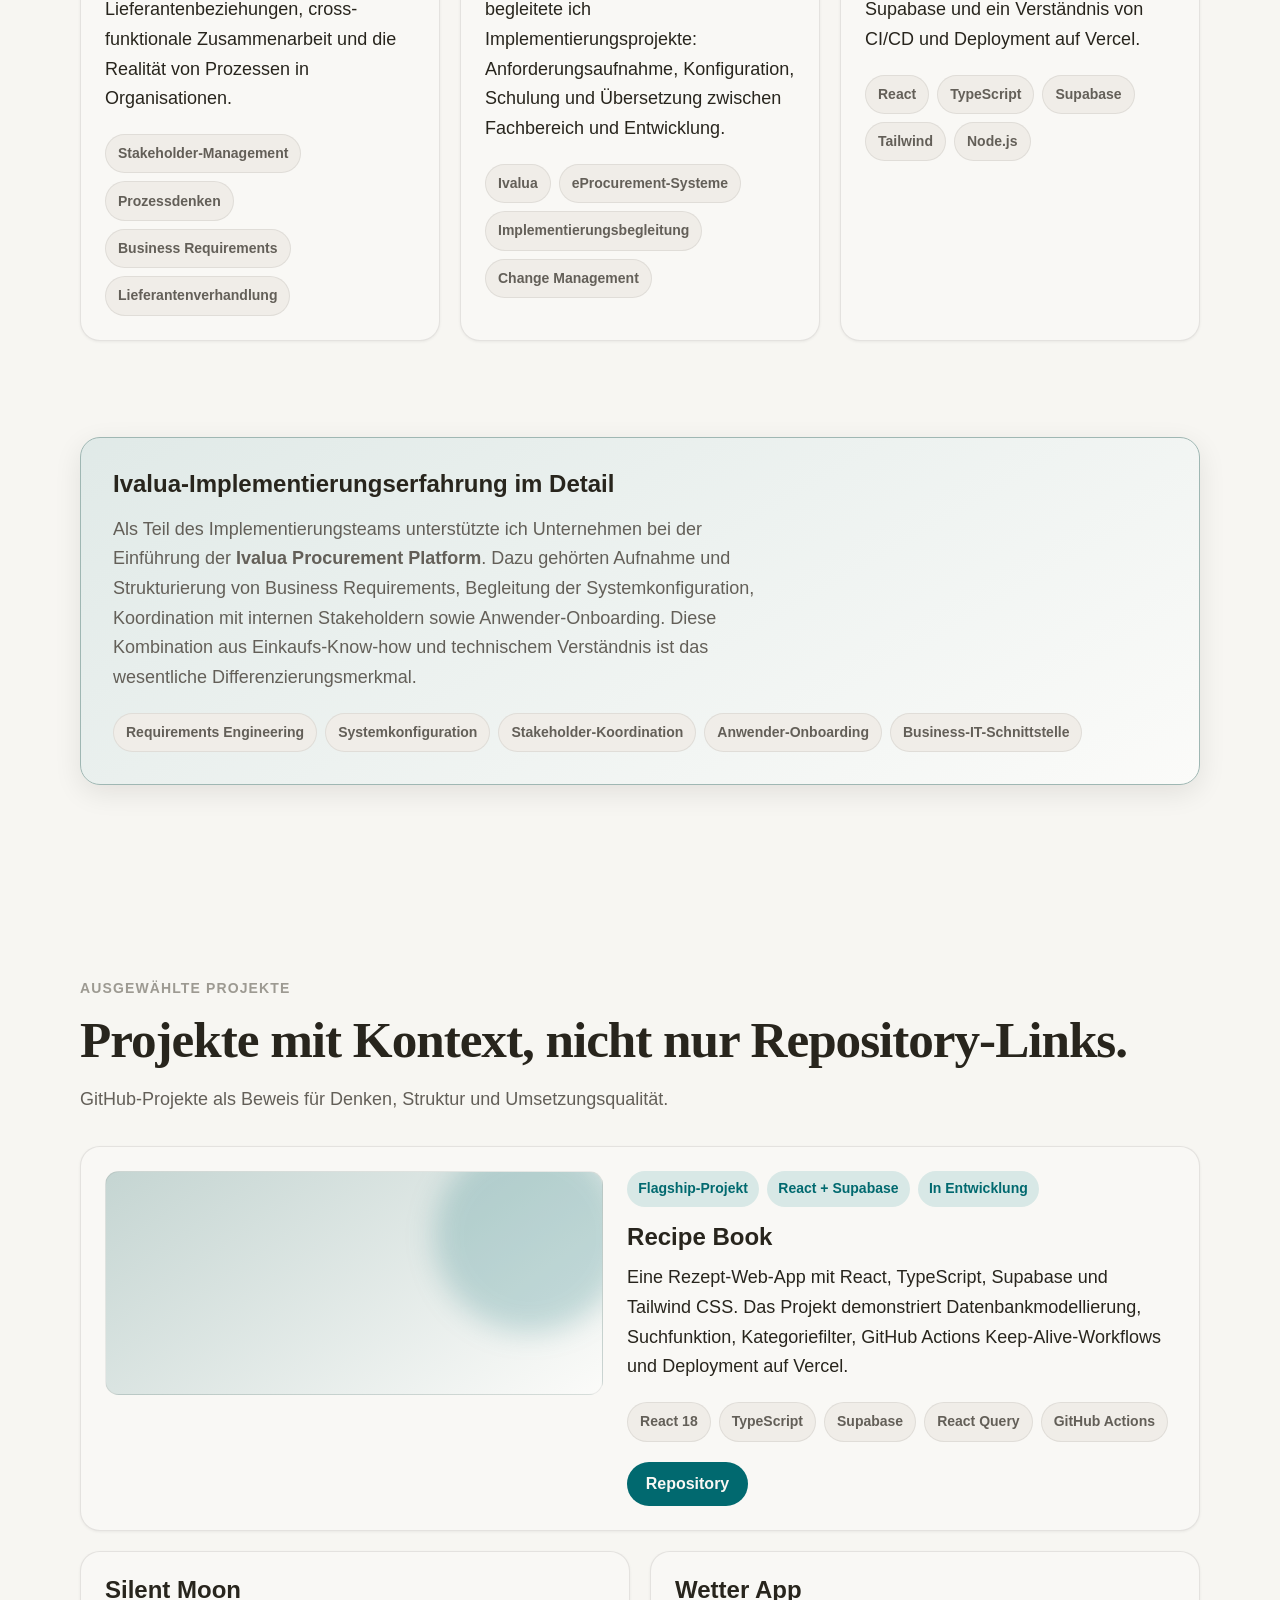
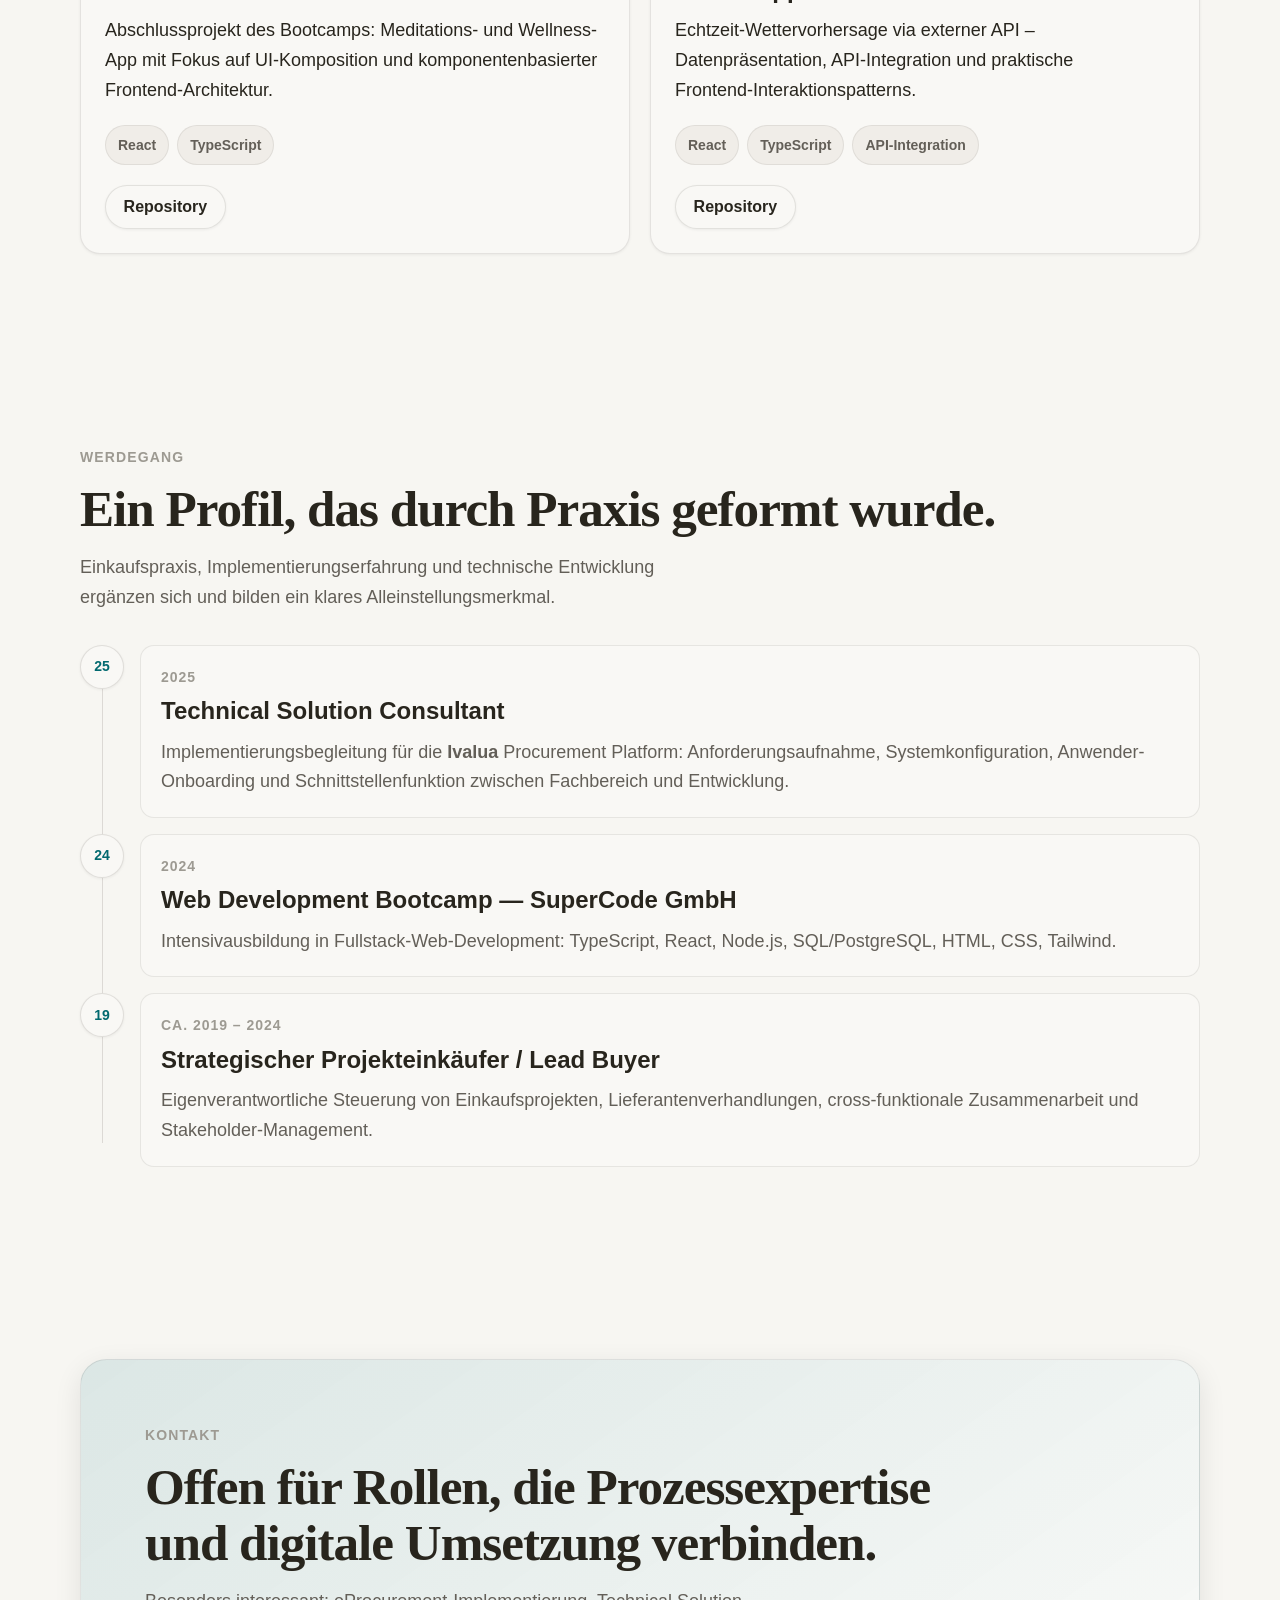
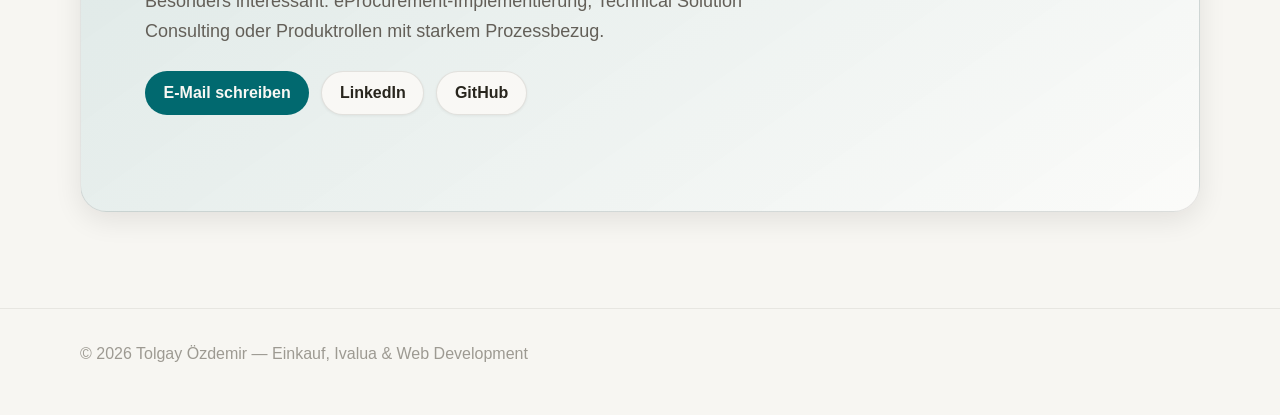
<file: tolgay-portfolio.html>
<!doctype html>
<html lang="de" data-lang="de">
<head>
  <meta charset="UTF-8" />
  <meta name="viewport" content="width=device-width, initial-scale=1.0" />
  <title>Tolgay Özdemir — Einkauf, Ivalua & Web Development</title>
  <meta name="description" content="Portfolio von Tolgay Özdemir — strategischer Einkauf, Ivalua-Implementierung und moderne Webentwicklung." />
  <meta property="og:title" content="Tolgay Özdemir — Procurement, Ivalua & Web Development" />
  <meta name="theme-color" content="#01696f" />
  <link rel="preconnect" href="https://api.fontshare.com">
  <link href="https://api.fontshare.com/v2/css?f[]=satoshi@300,400,500,600,700&f[]=boska@400,500,700&display=swap" rel="stylesheet">
  <style>
    :root,[data-theme="light"]{
      --text-xs:clamp(.75rem,.7rem + .25vw,.875rem);
      --text-sm:clamp(.875rem,.8rem + .35vw,1rem);
      --text-base:clamp(1rem,.95rem + .25vw,1.125rem);
      --text-lg:clamp(1.125rem,1rem + .75vw,1.5rem);
      --text-xl:clamp(1.5rem,1.2rem + 1.25vw,2.25rem);
      --text-2xl:clamp(2rem,1.2rem + 2.5vw,3.5rem);
      --sp1:.25rem;--sp2:.5rem;--sp3:.75rem;--sp4:1rem;--sp5:1.25rem;
      --sp6:1.5rem;--sp8:2rem;--sp10:2.5rem;--sp12:3rem;--sp16:4rem;--sp24:6rem;
      --bg:#f7f6f2;--surf:#f9f8f5;--surf2:#fbfbf9;
      --surfoff:#f0ede8;--surfdyn:#e6e4df;
      --border:#d4d1ca;--div:#dcd9d5;
      --text:#28251d;--muted:#635f58;--faint:#9d9a92;--inv:#f9f8f4;
      --pri:#01696f;--prihov:#0c4e54;--prihl:#d8e8e6;
      --r-sm:.375rem;--r-md:.5rem;--r-lg:.875rem;--r-xl:1.25rem;--r-full:9999px;
      --sh-sm:0 1px 3px rgba(20,16,8,.06);
      --sh-md:0 8px 28px rgba(20,16,8,.09);
      --sh-lg:0 20px 60px rgba(20,16,8,.12);
      --fd:"Boska",Georgia,serif;--fb:"Satoshi","Inter",sans-serif;
      --ease:180ms cubic-bezier(.16,1,.3,1);
    }
    [data-theme="dark"]{
      --bg:#171614;--surf:#1d1c1a;--surf2:#222120;
      --surfoff:#252422;--surfdyn:#2e2d2b;
      --border:#3a3836;--div:#2a2927;
      --text:#ceccca;--muted:#9c9994;--faint:#6b6965;--inv:#1a1917;
      --pri:#52a0ac;--prihov:#6ab4bf;--prihl:#1c3438;
      --sh-sm:0 1px 3px rgba(0,0,0,.22);
      --sh-md:0 8px 28px rgba(0,0,0,.30);
      --sh-lg:0 20px 60px rgba(0,0,0,.42);
    }
    *,*::before,*::after{box-sizing:border-box;margin:0;padding:0}
    html{scroll-behavior:smooth;scroll-padding-top:5rem;-webkit-font-smoothing:antialiased;text-rendering:optimizeLegibility}
    body{min-height:100dvh;font-family:var(--fb);font-size:var(--text-base);line-height:1.65;color:var(--text);background:var(--bg)}
    img,svg{display:block;max-width:100%}
    h1,h2,h3,h4{text-wrap:balance}
    p,li{text-wrap:pretty}
    a{color:inherit;text-decoration:none}
    button{border:none;background:none;cursor:pointer;color:inherit;font:inherit}
    :focus-visible{outline:2px solid var(--pri);outline-offset:3px;border-radius:var(--r-sm)}
    a,button{transition:color var(--ease),background var(--ease),border-color var(--ease),transform var(--ease),box-shadow var(--ease)}
    @media(prefers-reduced-motion:reduce){*,*::before,*::after{animation-duration:.01ms!important;transition-duration:.01ms!important}}
    .sr-only{position:absolute;width:1px;height:1px;padding:0;margin:-1px;overflow:hidden;clip:rect(0,0,0,0);white-space:nowrap;border:0}
    .skip{position:absolute;left:-999px;top:0;z-index:200;padding:var(--sp3) var(--sp4);background:var(--pri);color:var(--inv);border-radius:var(--r-md)}
    .skip:focus{left:var(--sp4);top:var(--sp4)}
    .wrap{width:min(calc(100% - 2.5rem),1120px);margin-inline:auto}

    /* Header */
    .hdr{position:sticky;top:0;z-index:100;backdrop-filter:blur(16px) saturate(160%);-webkit-backdrop-filter:blur(16px) saturate(160%);background:color-mix(in srgb,var(--bg) 82%,transparent);border-bottom:1px solid color-mix(in srgb,var(--text) 8%,transparent)}
    .hdr-in{display:flex;align-items:center;justify-content:space-between;gap:var(--sp4);min-height:4.5rem}
    .brand{display:inline-flex;align-items:center;gap:var(--sp3);font-weight:700;font-size:var(--text-sm);letter-spacing:.025em}
    .bmark{width:2.25rem;height:2.25rem;border-radius:50%;background:var(--surfoff);border:1px solid color-mix(in srgb,var(--text) 10%,transparent);display:grid;place-items:center;color:var(--pri)}
    .bmark svg{width:1.1rem;height:1.1rem}
    .nav{display:none;align-items:center;gap:var(--sp5)}
    .nav a{font-size:var(--text-sm);color:var(--muted)}
    .nav a:hover{color:var(--text)}
    .hdr-act{display:flex;align-items:center;gap:var(--sp2)}
    .ibtn{width:2.5rem;height:2.5rem;display:grid;place-items:center;border-radius:50%;background:var(--surf);border:1px solid color-mix(in srgb,var(--text) 10%,transparent);box-shadow:var(--sh-sm);font-size:1rem}
    .ibtn:hover{background:var(--surfoff)}
    .ltgl{min-width:2.5rem;height:2.5rem;padding-inline:var(--sp2);border-radius:var(--r-full);background:var(--surf);border:1px solid color-mix(in srgb,var(--text) 10%,transparent);box-shadow:var(--sh-sm);font-size:var(--text-xs);font-weight:700;letter-spacing:.06em;text-transform:uppercase}
    .ltgl:hover{background:var(--surfoff)}

    /* Buttons */
    .btn{display:inline-flex;align-items:center;justify-content:center;gap:var(--sp2);min-height:2.75rem;padding:.75rem 1.1rem;border-radius:var(--r-full);font-size:var(--text-sm);font-weight:700;line-height:1;border:1px solid transparent}
    .btn-p{background:var(--pri);color:var(--inv)}
    .btn-p:hover{background:var(--prihov);transform:translateY(-1px)}
    .btn-g{background:var(--surf);color:var(--text);border-color:color-mix(in srgb,var(--text) 11%,transparent);box-shadow:var(--sh-sm)}
    .btn-g:hover{background:var(--surfoff)}

    /* Sections */
    section{padding-block:clamp(var(--sp12),9vw,var(--sp24))}

    /* Hero */
    .hero{min-height:calc(100dvh - 4.5rem);display:grid;align-items:center}
    .hero-g{display:grid;gap:var(--sp10);align-items:center}
    .eyebrow{display:inline-flex;align-items:center;gap:var(--sp2);margin-bottom:var(--sp4);padding:.4rem .85rem;border-radius:var(--r-full);background:var(--prihl);color:var(--pri);font-size:var(--text-xs);font-weight:700;letter-spacing:.07em;text-transform:uppercase}
    h1{font-family:var(--fd);font-size:clamp(2.8rem,7vw,6rem);line-height:1.02;letter-spacing:-.025em;margin-bottom:var(--sp5);max-width:13ch}
    h2{font-family:var(--fd);font-size:var(--text-2xl);line-height:1.1;letter-spacing:-.02em;margin-bottom:var(--sp4)}
    h3{font-size:var(--text-lg);line-height:1.2;margin-bottom:var(--sp3)}
    .lead{max-width:62ch;color:var(--muted);font-size:var(--text-lg);margin-bottom:var(--sp6)}
    .arow{display:flex;flex-wrap:wrap;gap:var(--sp3);margin-bottom:var(--sp8)}
    .trow{display:flex;flex-wrap:wrap;gap:var(--sp2)}
    .tag{padding:.55rem .85rem;border-radius:var(--r-full);font-size:var(--text-xs);color:var(--muted);background:color-mix(in srgb,var(--surf) 90%,transparent);border:1px solid color-mix(in srgb,var(--text) 10%,transparent)}

    /* Hero panel */
    .hpanel{position:relative;overflow:hidden;padding:1.75rem;border-radius:calc(var(--r-xl) + .25rem);background:linear-gradient(155deg,color-mix(in srgb,var(--surf2) 97%,transparent),color-mix(in srgb,var(--surfoff) 93%,transparent));border:1px solid color-mix(in srgb,var(--text) 10%,transparent);box-shadow:var(--sh-lg)}
    .hpanel::before{content:"";position:absolute;inset:auto -8% -30% auto;width:14rem;aspect-ratio:1;border-radius:50%;background:radial-gradient(circle,color-mix(in srgb,var(--pri) 20%,transparent),transparent 65%);pointer-events:none}
    .plabel{font-size:var(--text-xs);text-transform:uppercase;letter-spacing:.08em;color:var(--faint);margin-bottom:var(--sp4);font-weight:700}
    .sgrid{display:grid;gap:var(--sp3)}
    .scard{padding:var(--sp4) var(--sp5);border-radius:var(--r-lg);background:color-mix(in srgb,var(--bg) 55%,transparent);border:1px solid color-mix(in srgb,var(--text) 8%,transparent)}
    .scard strong{display:block;font-weight:700;margin-bottom:var(--sp1)}
    .scard span{color:var(--muted);font-size:var(--text-sm)}

    /* Section head */
    .shead{margin-bottom:var(--sp8)}
    .kicker{display:block;font-size:var(--text-xs);font-weight:700;text-transform:uppercase;letter-spacing:.08em;color:var(--faint);margin-bottom:var(--sp3)}
    .sdesc{max-width:65ch;color:var(--muted);margin-top:var(--sp3)}

    /* Card */
    .card{padding:var(--sp6);border-radius:var(--r-xl);background:var(--surf);border:1px solid color-mix(in srgb,var(--text) 10%,transparent);box-shadow:var(--sh-sm);transition:box-shadow var(--ease),transform var(--ease)}
    .card:hover{box-shadow:var(--sh-md);transform:translateY(-2px)}
    .prow{display:flex;flex-wrap:wrap;gap:var(--sp2);margin-top:var(--sp5)}
    .pill{padding:.45rem .75rem;border-radius:var(--r-full);background:var(--surfoff);color:var(--muted);border:1px solid color-mix(in srgb,var(--text) 8%,transparent);font-size:var(--text-xs);font-weight:600}

    /* Grids */
    .g3,.g2{display:grid;gap:var(--sp5)}
    .proj-g{display:grid;gap:var(--sp5)}
    .feat{display:grid;gap:var(--sp6);align-items:start}
    .pviz{min-height:14rem;border-radius:var(--r-lg);border:1px solid color-mix(in srgb,var(--text) 8%,transparent);background:linear-gradient(145deg,color-mix(in srgb,var(--pri) 18%,var(--surfoff)),var(--surf2));position:relative;overflow:hidden}
    .pviz::before{content:"";position:absolute;top:-2rem;right:-1.5rem;width:12rem;height:12rem;border-radius:50%;background:color-mix(in srgb,var(--pri) 20%,transparent);filter:blur(14px)}
    .pmeta{display:flex;flex-wrap:wrap;gap:var(--sp2);margin-bottom:var(--sp4)}
    .pmeta span{font-size:var(--text-xs);font-weight:700;background:var(--prihl);color:var(--pri);padding:.38rem .7rem;border-radius:var(--r-full)}
    .plinks{display:flex;flex-wrap:wrap;gap:var(--sp3);margin-top:var(--sp5)}

    /* Ivalua callout */
    .ival-card{padding:var(--sp8);border-radius:var(--r-xl);background:linear-gradient(150deg,color-mix(in srgb,var(--pri) 10%,var(--surf)),var(--surf2));border:1px solid color-mix(in srgb,var(--pri) 25%,var(--border));box-shadow:var(--sh-md)}
    .ival-card h3{margin-bottom:var(--sp4)}
    .ival-card p{color:var(--muted);max-width:68ch}

    /* Timeline */
    .tl{display:grid;gap:var(--sp4);position:relative}
    .tl::before{content:"";position:absolute;left:1.35rem;top:.8rem;width:1px;bottom:1.5rem;background:var(--div)}
    .tli{display:grid;grid-template-columns:2.75rem 1fr;gap:var(--sp4);align-items:start}
    .tdot{width:2.75rem;height:2.75rem;border-radius:50%;background:var(--surf);border:1px solid color-mix(in srgb,var(--text) 12%,transparent);display:grid;place-items:center;position:relative;z-index:1;box-shadow:var(--sh-sm);color:var(--pri);font-size:var(--text-xs);font-weight:700}
    .tbody{padding:var(--sp5);border-radius:var(--r-lg);background:var(--surf);border:1px solid color-mix(in srgb,var(--text) 9%,transparent)}
    .tbody small{display:block;font-size:var(--text-xs);text-transform:uppercase;letter-spacing:.07em;font-weight:700;color:var(--faint);margin-bottom:var(--sp2)}
    .tbody p{color:var(--muted);margin-top:var(--sp2)}

    /* CTA */
    .cta{padding:clamp(var(--sp8),7vw,var(--sp16));border-radius:calc(var(--r-xl) + .4rem);background:linear-gradient(145deg,color-mix(in srgb,var(--pri) 12%,var(--surf)),color-mix(in srgb,var(--surf2) 94%,transparent));border:1px solid color-mix(in srgb,var(--text) 10%,transparent);box-shadow:var(--sh-md)}

    /* Footer */
    .ft{padding-block:var(--sp8) var(--sp12);border-top:1px solid color-mix(in srgb,var(--text) 8%,transparent);color:var(--faint);font-size:var(--text-sm)}

    /* Scroll reveal */
    .fu{opacity:0;transform:translateY(22px)}
    .fu.vis{opacity:1;transform:translateY(0);transition:opacity .55s cubic-bezier(.16,1,.3,1),transform .55s cubic-bezier(.16,1,.3,1)}
    .fu.vis.d1{transition-delay:.1s}.fu.vis.d2{transition-delay:.2s}.fu.vis.d3{transition-delay:.3s}

    /* Responsive */
    @media(min-width:860px){
      .nav{display:flex}
      .hero-g{grid-template-columns:1.2fr .8fr}
      .sgrid{grid-template-columns:repeat(2,1fr)}
      .g3{grid-template-columns:repeat(3,1fr)}
      .g2{grid-template-columns:repeat(2,1fr)}
      .proj-g{grid-template-columns:repeat(2,1fr)}
      .feat{grid-template-columns:1fr 1.1fr}
    }
  </style>
</head>
<body>
  <a class="skip" href="#main" data-i18n="skip">Zum Inhalt springen</a>

  <header class="hdr">
    <div class="wrap hdr-in">
      <a href="#top" class="brand" aria-label="Zurück nach oben">
        <span class="bmark" aria-hidden="true">
          <svg viewBox="0 0 24 24" fill="none" stroke="currentColor" stroke-width="1.9" stroke-linecap="round" stroke-linejoin="round">
            <path d="M4 6h6M7 6v12"/><path d="M14 6h6"/><path d="M17 6v12"/><path d="M14 18h6"/>
          </svg>
        </span>
        <span>Tolgay Özdemir</span>
      </a>
      <nav class="nav" aria-label="Navigation">
        <a href="#expertise"  data-i18n="nav-exp">Expertise</a>
        <a href="#projects"   data-i18n="nav-proj">Projekte</a>
        <a href="#background" data-i18n="nav-bg">Werdegang</a>
        <a href="#contact"    data-i18n="nav-contact">Kontakt</a>
      </nav>
      <div class="hdr-act">
        <button class="ltgl" id="langToggle" aria-label="Language / Sprache">EN</button>
        <button class="ibtn" id="themeToggle" aria-label="Theme">☾</button>
        <a class="btn btn-g" href="https://github.com/TOezdemir" target="_blank" rel="noopener noreferrer">GitHub</a>
      </div>
    </div>
  </header>

  <main id="main">
    <!-- HERO -->
    <section class="hero" id="top">
      <div class="wrap hero-g">
        <div>
          <span class="eyebrow" data-i18n="hero-ey">Einkauf · Ivalua · Web Development</span>
          <h1 data-i18n="hero-h1">Wo Prozesskompetenz und digitale Umsetzung zusammenkommen.</h1>
          <p class="lead" data-i18n="hero-lead">Ich verbinde langjährige Erfahrung im strategischen Einkauf, Implementierungsarbeit mit <strong>Ivalua</strong> und modernem Fullstack-Web-Development – ein Profil, das Business-Prozesse und technische Systeme zusammendenkt.</p>
          <div class="arow">
            <a class="btn btn-p" href="#projects" data-i18n="hero-c1">Projekte ansehen</a>
            <a class="btn btn-g" href="mailto:tolgay.oezdemir@hsrw.org" data-i18n="hero-c2">Kontakt aufnehmen</a>
          </div>
          <div class="trow">
            <span class="tag" data-i18n="t1">Strategischer Einkauf</span>
            <span class="tag" data-i18n="t2">Ivalua-Implementierung</span>
            <span class="tag" data-i18n="t3">Technical Solution Consulting</span>
            <span class="tag" data-i18n="t4">React · TypeScript · Supabase</span>
          </div>
        </div>
        <aside class="hpanel fu" aria-label="Profil-Übersicht">
          <p class="plabel" data-i18n="pan-lbl">Profil-Übersicht</p>
          <div class="sgrid">
            <div class="scard"><strong data-i18n="s1t">Einkauf</strong><span data-i18n="s1b">Strategische Beschaffung, Lieferantenmanagement und Prozessdenken aus der Praxis.</span></div>
            <div class="scard"><strong data-i18n="s2t">Ivalua</strong><span data-i18n="s2b">Implementierungsunterstützung und Schnittstelle zwischen Fachabteilungen und Technik.</span></div>
            <div class="scard"><strong data-i18n="s3t">Web Dev</strong><span data-i18n="s3b">Frontend-Projekte mit wachsender Fullstack- und Datenbanktiefe.</span></div>
            <div class="scard"><strong data-i18n="s4t">Positionierung</strong><span data-i18n="s4b">Starkes Profil für Rollen, die Business-Prozesswissen und Softwarekompetenz verbinden.</span></div>
          </div>
        </aside>
      </div>
    </section>

    <!-- EXPERTISE -->
    <section id="expertise">
      <div class="wrap">
        <header class="shead fu">
          <span class="kicker" data-i18n="ek">Expertise</span>
          <h2 data-i18n="eh2">Drei Kompetenzen, die sich gegenseitig verstärken.</h2>
          <p class="sdesc" data-i18n="ed">Der Wert liegt nicht in isolierten Fähigkeiten, sondern in der Kombination: Einkaufsrealität verstehen, wissen wie Enterprise-Software eingeführt wird, und digitale Produkte selbst bauen können.</p>
        </header>
        <div class="g3">
          <article class="card fu d1">
            <h3 data-i18n="e1h">Strategischer Einkauf</h3>
            <p data-i18n="e1p">Jahrelange Einkaufspraxis prägt mein Denken über Anforderungen, Lieferantenbeziehungen, cross-funktionale Zusammenarbeit und die Realität von Prozessen in Organisationen.</p>
            <div class="prow"><span class="pill" data-i18n="e1p1">Stakeholder-Management</span><span class="pill" data-i18n="e1p2">Prozessdenken</span><span class="pill" data-i18n="e1p3">Business Requirements</span><span class="pill" data-i18n="e1p4">Lieferantenverhandlung</span></div>
          </article>
          <article class="card fu d2">
            <h3 data-i18n="e2h">Ivalua &amp; eProcurement</h3>
            <p data-i18n="e2p">Im Rahmen der Einführung von <strong>Ivalua</strong>-Software in Unternehmen begleitete ich Implementierungsprojekte: Anforderungsaufnahme, Konfiguration, Schulung und die Übersetzung zwischen Fachbereich und Entwicklung.</p>
            <div class="prow"><span class="pill">Ivalua</span><span class="pill" data-i18n="e2p1">eProcurement-Systeme</span><span class="pill" data-i18n="e2p2">Implementierungsbegleitung</span><span class="pill" data-i18n="e2p3">Change Management</span></div>
          </article>
          <article class="card fu d3">
            <h3 data-i18n="e3h">Web Development</h3>
            <p data-i18n="e3p">Moderne Frontends mit React und TypeScript, Datenbankintegration mit Supabase und ein Verständnis von CI/CD und Deployment auf Vercel. Meine Coding-Projekte schärfen Produktdenken und Umsetzungsqualität.</p>
            <div class="prow"><span class="pill">React</span><span class="pill">TypeScript</span><span class="pill">Supabase</span><span class="pill">Tailwind</span><span class="pill">Node.js</span></div>
          </article>
        </div>
      </div>
    </section>

    <!-- IVALUA CALLOUT -->
    <section style="padding-top:0">
      <div class="wrap">
        <article class="ival-card fu">
          <h3 data-i18n="ivh">Ivalua-Implementierungserfahrung im Detail</h3>
          <p data-i18n="ivp">Als Teil des Implementierungsteams unterstützte ich Unternehmen bei der Einführung der <strong>Ivalua Procurement Platform</strong>. Dazu gehörten die Aufnahme und Strukturierung von Business Requirements, die Begleitung der Systemkonfiguration, Koordination mit internen Stakeholdern sowie Anwender-Onboarding. Diese Kombination aus Einkaufs-Know-how und technischem Verständnis ist das wesentliche Differenzierungsmerkmal dieses Profils.</p>
          <div class="prow"><span class="pill" data-i18n="iv1">Requirements Engineering</span><span class="pill" data-i18n="iv2">Systemkonfiguration</span><span class="pill" data-i18n="iv3">Stakeholder-Koordination</span><span class="pill" data-i18n="iv4">Anwender-Onboarding</span><span class="pill" data-i18n="iv5">Business-IT-Schnittstelle</span></div>
        </article>
      </div>
    </section>

    <!-- PROJECTS -->
    <section id="projects">
      <div class="wrap">
        <header class="shead fu">
          <span class="kicker" data-i18n="pk">Ausgewählte Projekte</span>
          <h2 data-i18n="ph2">Projekte mit Kontext, nicht nur Repository-Links.</h2>
          <p class="sdesc" data-i18n="pd">GitHub-Projekte als Beweis für Denken, Struktur und Umsetzungsqualität.</p>
        </header>
        <div class="proj-g">
          <article class="card feat fu" style="grid-column:1/-1">
            <div class="pviz" aria-hidden="true"></div>
            <div>
              <div class="pmeta"><span data-i18n="p1b1">Flagship-Projekt</span><span>React + Supabase</span><span data-i18n="p1b3">In Entwicklung</span></div>
              <h3 data-i18n="p1h">Recipe Book</h3>
              <p data-i18n="p1p">Eine Rezept-Web-App mit React, TypeScript, Supabase und Tailwind CSS. Das Projekt demonstriert Datenbankmodellierung, Suchfunktion, Kategoriefilter, GitHub Actions Keep-Alive-Workflows und Deployment auf Vercel. Es ist der stärkste technische Nachweis im Portfolio.</p>
              <div class="prow"><span class="pill">React 18</span><span class="pill">TypeScript</span><span class="pill">Supabase</span><span class="pill">React Query</span><span class="pill">GitHub Actions</span></div>
              <div class="plinks"><a class="btn btn-p" href="https://github.com/TOezdemir/project-recipebook" target="_blank" rel="noopener noreferrer" data-i18n="prepo">Repository</a></div>
            </div>
          </article>
          <article class="card fu d1">
            <h3 data-i18n="p2h">Silent Moon</h3>
            <p data-i18n="p2p">Abschlussprojekt des Bootcamps: Meditations- und Wellness-App mit Fokus auf UI-Komposition und komponentenbasierter Frontend-Architektur.</p>
            <div class="prow"><span class="pill">React</span><span class="pill">TypeScript</span></div>
            <div class="plinks"><a class="btn btn-g" href="https://github.com/TOezdemir/Abschlussprojekt-Silent-Moon" target="_blank" rel="noopener noreferrer" data-i18n="prepo">Repository</a></div>
          </article>
          <article class="card fu d2">
            <h3 data-i18n="p3h">Wetter App</h3>
            <p data-i18n="p3p">Echtzeit-Wettervorhersage via externer API – Datenpräsentation, API-Integration und praktische Frontend-Interaktionspatterns.</p>
            <div class="prow"><span class="pill">React</span><span class="pill">TypeScript</span><span class="pill" data-i18n="p3p1">API-Integration</span></div>
            <div class="plinks"><a class="btn btn-g" href="https://github.com/TOezdemir/project-weather-app" target="_blank" rel="noopener noreferrer" data-i18n="prepo">Repository</a></div>
          </article>
        </div>
      </div>
    </section>

    <!-- BACKGROUND -->
    <section id="background">
      <div class="wrap">
        <header class="shead fu">
          <span class="kicker" data-i18n="bgk">Werdegang</span>
          <h2 data-i18n="bgh2">Ein Profil, das durch Praxis geformt wurde.</h2>
          <p class="sdesc" data-i18n="bgd">Einkaufspraxis, Implementierungserfahrung und technische Entwicklung ergänzen sich und bilden ein klares Alleinstellungsmerkmal.</p>
        </header>
        <div class="tl">
          <div class="tli fu">
            <div class="tdot" aria-hidden="true">25</div>
            <div class="tbody"><small>2025</small><h3 data-i18n="t1h">Technical Solution Consultant</h3><p data-i18n="t1p">Implementierungsbegleitung für die <strong>Ivalua</strong> Procurement Platform: Anforderungsaufnahme, Systemkonfiguration, Anwender-Onboarding und Schnittstellenfunktion zwischen Fachbereich und Entwicklung.</p></div>
          </div>
          <div class="tli fu d1">
            <div class="tdot" aria-hidden="true">24</div>
            <div class="tbody"><small>2024</small><h3 data-i18n="t2h">Web Development Bootcamp — SuperCode GmbH</h3><p data-i18n="t2p">Intensivausbildung in Fullstack-Web-Development: TypeScript, React, Node.js, SQL/PostgreSQL, HTML, CSS, Tailwind.</p></div>
          </div>
          <div class="tli fu d2">
            <div class="tdot" aria-hidden="true">19</div>
            <div class="tbody"><small data-i18n="t3d">ca. 2019 – 2024</small><h3 data-i18n="t3h">Strategischer Projekteinkäufer / Lead Buyer</h3><p data-i18n="t3p">Eigenverantwortliche Steuerung von Einkaufsprojekten, Lieferantenverhandlungen, cross-funktionale Zusammenarbeit und Stakeholder-Management.</p></div>
          </div>
        </div>
      </div>
    </section>

    <!-- CONTACT -->
    <section id="contact">
      <div class="wrap">
        <div class="cta fu">
          <span class="kicker" data-i18n="ctk">Kontakt</span>
          <h2 data-i18n="cth2">Offen für Rollen, die Prozessexpertise und digitale Umsetzung verbinden.</h2>
          <p class="sdesc" style="margin-bottom:var(--sp6)" data-i18n="ctd">Besonders interessant: eProcurement-Implementierung, Technical Solution Consulting oder Produktrollen mit starkem Prozessbezug.</p>
          <div class="arow">
            <a class="btn btn-p" href="mailto:tolgay.oezdemir@hsrw.org" data-i18n="cte">E-Mail schreiben</a>
            <a class="btn btn-g" href="https://www.linkedin.com/in/tolgay-oezdemir" target="_blank" rel="noopener noreferrer">LinkedIn</a>
            <a class="btn btn-g" href="https://github.com/TOezdemir" target="_blank" rel="noopener noreferrer">GitHub</a>
          </div>
        </div>
      </div>
    </section>
  </main>

  <footer class="ft">
    <div class="wrap">
      <p>© <span id="yr"></span> Tolgay Özdemir — <span data-i18n="ftag">Einkauf, Ivalua &amp; Web Development</span></p>
    </div>
  </footer>

  <script>
  (function(){
    const S={
      de:{
        "skip":"Zum Inhalt springen",
        "nav-exp":"Expertise","nav-proj":"Projekte","nav-bg":"Werdegang","nav-contact":"Kontakt",
        "hero-ey":"Einkauf · Ivalua · Web Development",
        "hero-h1":"Wo Prozesskompetenz und digitale Umsetzung zusammenkommen.",
        "hero-lead":"Ich verbinde langjährige Erfahrung im strategischen Einkauf, Implementierungsarbeit mit <strong>Ivalua</strong> und modernem Fullstack-Web-Development – ein Profil, das Business-Prozesse und technische Systeme zusammendenkt.",
        "hero-c1":"Projekte ansehen","hero-c2":"Kontakt aufnehmen",
        "t1":"Strategischer Einkauf","t2":"Ivalua-Implementierung","t3":"Technical Solution Consulting","t4":"React · TypeScript · Supabase",
        "pan-lbl":"Profil-Übersicht",
        "s1t":"Einkauf","s1b":"Strategische Beschaffung, Lieferantenmanagement und Prozessdenken aus der Praxis.",
        "s2t":"Ivalua","s2b":"Implementierungsunterstützung und Schnittstelle zwischen Fachabteilungen und Technik.",
        "s3t":"Web Dev","s3b":"Frontend-Projekte mit wachsender Fullstack- und Datenbanktiefe.",
        "s4t":"Positionierung","s4b":"Starkes Profil für Rollen, die Business-Prozesswissen und Softwarekompetenz verbinden.",
        "ek":"Expertise","eh2":"Drei Kompetenzen, die sich gegenseitig verstärken.",
        "ed":"Der Wert liegt nicht in isolierten Fähigkeiten, sondern in der Kombination: Einkaufsrealität verstehen, wissen wie Enterprise-Software eingeführt wird, und digitale Produkte selbst bauen können.",
        "e1h":"Strategischer Einkauf","e1p":"Jahrelange Einkaufspraxis prägt mein Denken über Anforderungen, Lieferantenbeziehungen, cross-funktionale Zusammenarbeit und die Realität von Prozessen in Organisationen.",
        "e1p1":"Stakeholder-Management","e1p2":"Prozessdenken","e1p3":"Business Requirements","e1p4":"Lieferantenverhandlung",
        "e2h":"Ivalua &amp; eProcurement","e2p":"Im Rahmen der Einführung von <strong>Ivalua</strong>-Software in Unternehmen begleitete ich Implementierungsprojekte: Anforderungsaufnahme, Konfiguration, Schulung und Übersetzung zwischen Fachbereich und Entwicklung.",
        "e2p1":"eProcurement-Systeme","e2p2":"Implementierungsbegleitung","e2p3":"Change Management",
        "e3h":"Web Development","e3p":"Moderne Frontends mit React und TypeScript, Datenbankintegration mit Supabase und ein Verständnis von CI/CD und Deployment auf Vercel.",
        "ivh":"Ivalua-Implementierungserfahrung im Detail",
        "ivp":"Als Teil des Implementierungsteams unterstützte ich Unternehmen bei der Einführung der <strong>Ivalua Procurement Platform</strong>. Dazu gehörten Aufnahme und Strukturierung von Business Requirements, Begleitung der Systemkonfiguration, Koordination mit internen Stakeholdern sowie Anwender-Onboarding. Diese Kombination aus Einkaufs-Know-how und technischem Verständnis ist das wesentliche Differenzierungsmerkmal.",
        "iv1":"Requirements Engineering","iv2":"Systemkonfiguration","iv3":"Stakeholder-Koordination","iv4":"Anwender-Onboarding","iv5":"Business-IT-Schnittstelle",
        "pk":"Ausgewählte Projekte","ph2":"Projekte mit Kontext, nicht nur Repository-Links.","pd":"GitHub-Projekte als Beweis für Denken, Struktur und Umsetzungsqualität.",
        "p1b1":"Flagship-Projekt","p1b3":"In Entwicklung",
        "p1h":"Recipe Book","p1p":"Eine Rezept-Web-App mit React, TypeScript, Supabase und Tailwind CSS. Das Projekt demonstriert Datenbankmodellierung, Suchfunktion, Kategoriefilter, GitHub Actions Keep-Alive-Workflows und Deployment auf Vercel.",
        "prepo":"Repository",
        "p2h":"Silent Moon","p2p":"Abschlussprojekt des Bootcamps: Meditations- und Wellness-App mit Fokus auf UI-Komposition und komponentenbasierter Frontend-Architektur.",
        "p3h":"Wetter App","p3p":"Echtzeit-Wettervorhersage via externer API – Datenpräsentation, API-Integration und praktische Frontend-Interaktionspatterns.","p3p1":"API-Integration",
        "bgk":"Werdegang","bgh2":"Ein Profil, das durch Praxis geformt wurde.","bgd":"Einkaufspraxis, Implementierungserfahrung und technische Entwicklung ergänzen sich und bilden ein klares Alleinstellungsmerkmal.",
        "t1h":"Technical Solution Consultant","t1p":"Implementierungsbegleitung für die <strong>Ivalua</strong> Procurement Platform: Anforderungsaufnahme, Systemkonfiguration, Anwender-Onboarding und Schnittstellenfunktion zwischen Fachbereich und Entwicklung.",
        "t2h":"Web Development Bootcamp — SuperCode GmbH","t2p":"Intensivausbildung in Fullstack-Web-Development: TypeScript, React, Node.js, SQL/PostgreSQL, HTML, CSS, Tailwind.",
        "t3d":"ca. 2019 – 2024","t3h":"Strategischer Projekteinkäufer / Lead Buyer","t3p":"Eigenverantwortliche Steuerung von Einkaufsprojekten, Lieferantenverhandlungen, cross-funktionale Zusammenarbeit und Stakeholder-Management.",
        "ctk":"Kontakt","cth2":"Offen für Rollen, die Prozessexpertise und digitale Umsetzung verbinden.",
        "ctd":"Besonders interessant: eProcurement-Implementierung, Technical Solution Consulting oder Produktrollen mit starkem Prozessbezug.",
        "cte":"E-Mail schreiben","ftag":"Einkauf, Ivalua &amp; Web Development"
      },
      en:{
        "skip":"Skip to content",
        "nav-exp":"Expertise","nav-proj":"Projects","nav-bg":"Background","nav-contact":"Contact",
        "hero-ey":"Procurement · Ivalua · Web Development",
        "hero-h1":"Where procurement expertise and digital implementation meet.",
        "hero-lead":"I combine years of strategic procurement experience, implementation work with <strong>Ivalua</strong> and modern fullstack web development — a profile that connects business processes and technical systems.",
        "hero-c1":"View projects","hero-c2":"Get in touch",
        "t1":"Strategic Procurement","t2":"Ivalua Implementation","t3":"Technical Solution Consulting","t4":"React · TypeScript · Supabase",
        "pan-lbl":"Profile snapshot",
        "s1t":"Procurement","s1b":"Strategic sourcing, supplier management and process thinking grounded in practice.",
        "s2t":"Ivalua","s2b":"Implementation support, bridging business departments and technical teams.",
        "s3t":"Web Dev","s3b":"Frontend-focused projects with growing fullstack and database depth.",
        "s4t":"Positioning","s4b":"Strong fit for roles combining business process knowledge and software delivery.",
        "ek":"Expertise","eh2":"Three competencies that reinforce each other.",
        "ed":"The value lies not in isolated skills, but in the combination: understanding procurement reality, knowing how enterprise software is introduced, and being able to build digital products yourself.",
        "e1h":"Strategic Procurement","e1p":"Years of procurement practice shape how I think about requirements, supplier relationships, cross-functional collaboration and the reality of processes inside organizations.",
        "e1p1":"Stakeholder management","e1p2":"Process thinking","e1p3":"Business requirements","e1p4":"Supplier negotiation",
        "e2h":"Ivalua &amp; eProcurement","e2p":"During the rollout of <strong>Ivalua</strong> software at client organizations I accompanied implementation projects: requirements gathering, configuration, training and translating between business and development.",
        "e2p1":"eProcurement systems","e2p2":"Implementation support","e2p3":"Change management",
        "e3h":"Web Development","e3p":"Modern frontends with React and TypeScript, database integration with Supabase and understanding of CI/CD and Vercel deployment.",
        "ivh":"Ivalua implementation experience in detail",
        "ivp":"As part of an implementation team I supported organizations in deploying the <strong>Ivalua Procurement Platform</strong>. This included structuring business requirements, accompanying system configuration, coordinating stakeholders and onboarding end users. This combination of procurement know-how and technical understanding is the key differentiator of this profile.",
        "iv1":"Requirements engineering","iv2":"System configuration","iv3":"Stakeholder coordination","iv4":"User onboarding","iv5":"Business-IT interface",
        "pk":"Selected work","ph2":"Projects with context, not just repository links.","pd":"GitHub projects as proof of thinking, structure and execution quality.",
        "p1b1":"Flagship project","p1b3":"In development",
        "p1h":"Recipe Book","p1p":"A recipe web app built with React, TypeScript, Supabase and Tailwind CSS. This project demonstrates data modelling, search, category filtering, GitHub Actions keep-alive workflows and Vercel deployment.",
        "prepo":"Repository",
        "p2h":"Silent Moon","p2p":"Bootcamp final project: a meditation and wellness app focused on UI composition and component-based frontend architecture.",
        "p3h":"Weather App","p3p":"Real-time weather forecasts via an external API — focused on data presentation and API integration patterns.","p3p1":"API integration",
        "bgk":"Background","bgh2":"A profile shaped by practice.","bgd":"Procurement experience, implementation work and technical development complement each other to form a clear differentiator.",
        "t1h":"Technical Solution Consultant","t1p":"Implementation support for the <strong>Ivalua</strong> Procurement Platform: requirements gathering, system configuration, user onboarding and acting as the interface between business and development.",
        "t2h":"Web Development Bootcamp — SuperCode GmbH","t2p":"Intensive fullstack training: TypeScript, React, Node.js, SQL/PostgreSQL, HTML, CSS, Tailwind.",
        "t3d":"approx. 2019 – 2024","t3h":"Strategic Procurement / Lead Buyer","t3p":"Independent management of sourcing projects, supplier negotiations, cross-functional collaboration and stakeholder management.",
        "ctk":"Contact","cth2":"Open to roles that bridge process expertise and digital delivery.",
        "ctd":"Especially relevant: eProcurement implementation, Technical Solution Consulting or product roles with a strong process component.",
        "cte":"Send email","ftag":"Procurement, Ivalua &amp; Web Development"
      }
    };

    let lang  = "de";
    let theme = window.matchMedia("(prefers-color-scheme: dark)").matches ? "dark" : "light";
    const root  = document.documentElement;
    const ltgl  = document.getElementById("langToggle");
    const ttgl  = document.getElementById("themeToggle");

    function applyTheme(t){
      theme=t; root.setAttribute("data-theme",t);
      ttgl.textContent = t==="dark" ? "☀" : "☾";
      ttgl.setAttribute("aria-label", t==="dark" ? "Switch to light mode" : "Zu hellem Design");
    }
    function applyLang(l){
      lang=l; root.setAttribute("lang",l); root.setAttribute("data-lang",l);
      ltgl.textContent = l==="de" ? "EN" : "DE";
      document.querySelectorAll("[data-i18n]").forEach(el=>{
        const k=el.getAttribute("data-i18n");
        if(S[l][k]!==undefined) el.innerHTML=S[l][k];
      });
    }

    applyTheme(theme); applyLang(lang);

    ttgl.addEventListener("click",()=>applyTheme(theme==="dark"?"light":"dark"));
    ltgl.addEventListener("click",()=>applyLang(lang==="de"?"en":"de"));

    document.getElementById("yr").textContent = new Date().getFullYear();

    const obs = new IntersectionObserver(entries=>{
      entries.forEach(e=>{
        if(e.isIntersecting){e.target.classList.add("vis");obs.unobserve(e.target);}
      });
    },{threshold:.1});
    document.querySelectorAll(".fu").forEach(el=>obs.observe(el));
  })();
  </script>
</body>
</html>
</file>
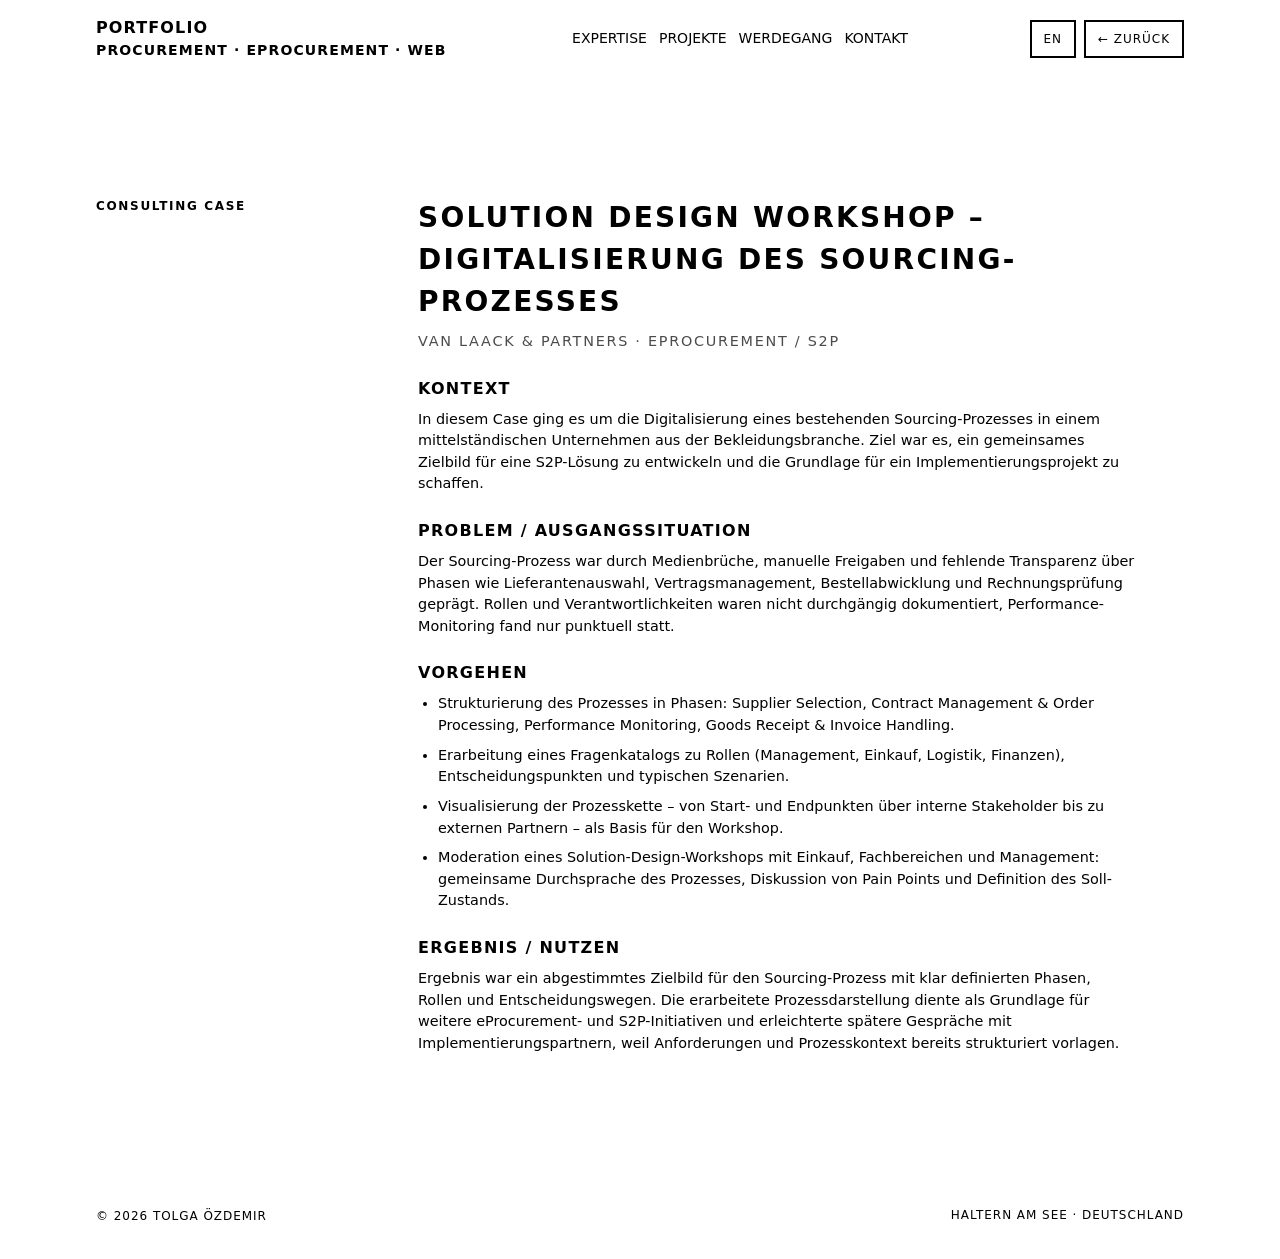
<file: vanlaack.html>
<!doctype html>
<html lang="de">
  <head>
    <meta charset="utf-8">
    <title data-i18n="case_vanlaack_html_title">
      Case Study – Solution Design Workshop (van Laack &amp; Partners)
    </title>
    <meta name="viewport" content="width=device-width, initial-scale=1">
    <link rel="stylesheet" href="assets/css/styles.css">
  </head>
  <body>
    <a class="skip-link" href="#main" data-i18n="skip">
      Zum Inhalt springen
    </a>

    <div class="page">
      <header>
        <div class="header-inner grid">
          <div class="brand">
            <span>Portfolio</span>
            <span data-i18n="brand_tagline">
              PROCUREMENT · EPROCUREMENT · WEB
            </span>
          </div>

          <nav class="header-nav">
            <a href="/index.html#expertise" data-i18n="nav_expertise">Expertise</a>
            <a href="/index.html#projects" data-i18n="nav_projects">Projekte</a>
            <a href="/index.html#background" data-i18n="nav_background">Werdegang</a>
            <a href="/index.html#contact" data-i18n="nav_contact">Kontakt</a>
          </nav>

          <div class="header-controls">
            <button id="langToggle"
                    class="btn-outline"
                    type="button"
                    aria-label="Switch language">
              EN
            </button>
            <a class="btn-outline" href="/index.html">
              ←
              <span data-i18n="case_back">Zurück</span>
            </a>
          </div>
        </div>
      </header>

      <main id="main">
        <section class="section">
          <div class="grid">
            <div class="section-head">
              <span data-i18n="case_label_consulting">
                Consulting Case
              </span>
            </div>

            <div class="section-body">
              <section class="case">
                <header class="case-header">
                  <h1 data-i18n="case_vanlaack_title">
                    Solution Design Workshop – Digitalisierung des Sourcing-Prozesses
                  </h1>
                  <p class="case-subtitle" data-i18n="case_vanlaack_subtitle">
                    van Laack &amp; Partners · eProcurement / S2P
                  </p>
                </header>

                <section class="case-section">
                  <h2 data-i18n="case_vanlaack_context_heading">Kontext</h2>
                  <p data-i18n="case_vanlaack_context">
                    In diesem Case ging es um die Digitalisierung eines bestehenden
                    Sourcing-Prozesses in einem mittelständischen Unternehmen
                    aus der Bekleidungsbranche. Ziel war es, ein gemeinsames
                    Zielbild für eine S2P-Lösung zu entwickeln und die Grundlage
                    für ein Implementierungsprojekt zu schaffen.
                  </p>
                </section>

                <section class="case-section">
                  <h2 data-i18n="case_vanlaack_problem_heading">
                    Problem / Ausgangssituation
                  </h2>
                  <p data-i18n="case_vanlaack_problem">
                    Der Sourcing-Prozess war durch Medienbrüche, manuelle Freigaben
                    und fehlende Transparenz über Phasen wie Lieferantenauswahl,
                    Vertragsmanagement, Bestellabwicklung und Rechnungsprüfung geprägt.
                    Rollen und Verantwortlichkeiten waren nicht durchgängig dokumentiert,
                    Performance-Monitoring fand nur punktuell statt.
                  </p>
                </section>

                <section class="case-section">
                  <h2 data-i18n="case_vanlaack_approach_heading">Vorgehen</h2>
                  <ul>
                    <li data-i18n="case_vanlaack_approach_1">
                      Strukturierung des Prozesses in Phasen:
                      Supplier Selection, Contract Management &amp; Order Processing,
                      Performance Monitoring, Goods Receipt &amp; Invoice Handling.
                    </li>
                    <li data-i18n="case_vanlaack_approach_2">
                      Erarbeitung eines Fragenkatalogs zu Rollen (Management,
                      Einkauf, Logistik, Finanzen), Entscheidungspunkten
                      und typischen Szenarien.
                    </li>
                    <li data-i18n="case_vanlaack_approach_3">
                      Visualisierung der Prozesskette – von Start- und Endpunkten
                      über interne Stakeholder bis zu externen Partnern –
                      als Basis für den Workshop.
                    </li>
                    <li data-i18n="case_vanlaack_approach_4">
                      Moderation eines Solution-Design-Workshops mit Einkauf,
                      Fachbereichen und Management: gemeinsame Durchsprache
                      des Prozesses, Diskussion von Pain Points
                      und Definition des Soll-Zustands.
                    </li>
                  </ul>
                </section>

                <section class="case-section">
                  <h2 data-i18n="case_vanlaack_result_heading">
                    Ergebnis / Nutzen
                  </h2>
                  <p data-i18n="case_vanlaack_result">
                    Ergebnis war ein abgestimmtes Zielbild für den Sourcing-Prozess
                    mit klar definierten Phasen, Rollen und Entscheidungswegen.
                    Die erarbeitete Prozessdarstellung diente als Grundlage
                    für weitere eProcurement- und S2P-Initiativen und erleichterte
                    spätere Gespräche mit Implementierungspartnern, weil Anforderungen
                    und Prozesskontext bereits strukturiert vorlagen.
                  </p>
                </section>
              </section>
            </div>
          </div>
        </section>
      </main>

      <footer class="grid">
        <p>&copy; <span id="year"></span> Tolga Özdemir</p>
        <span data-i18n="footer_loc">Haltern am See · Deutschland</span>
      </footer>
    </div>

    <script src="assets/js/main.js"></script>
  </body>
</html>
</file>
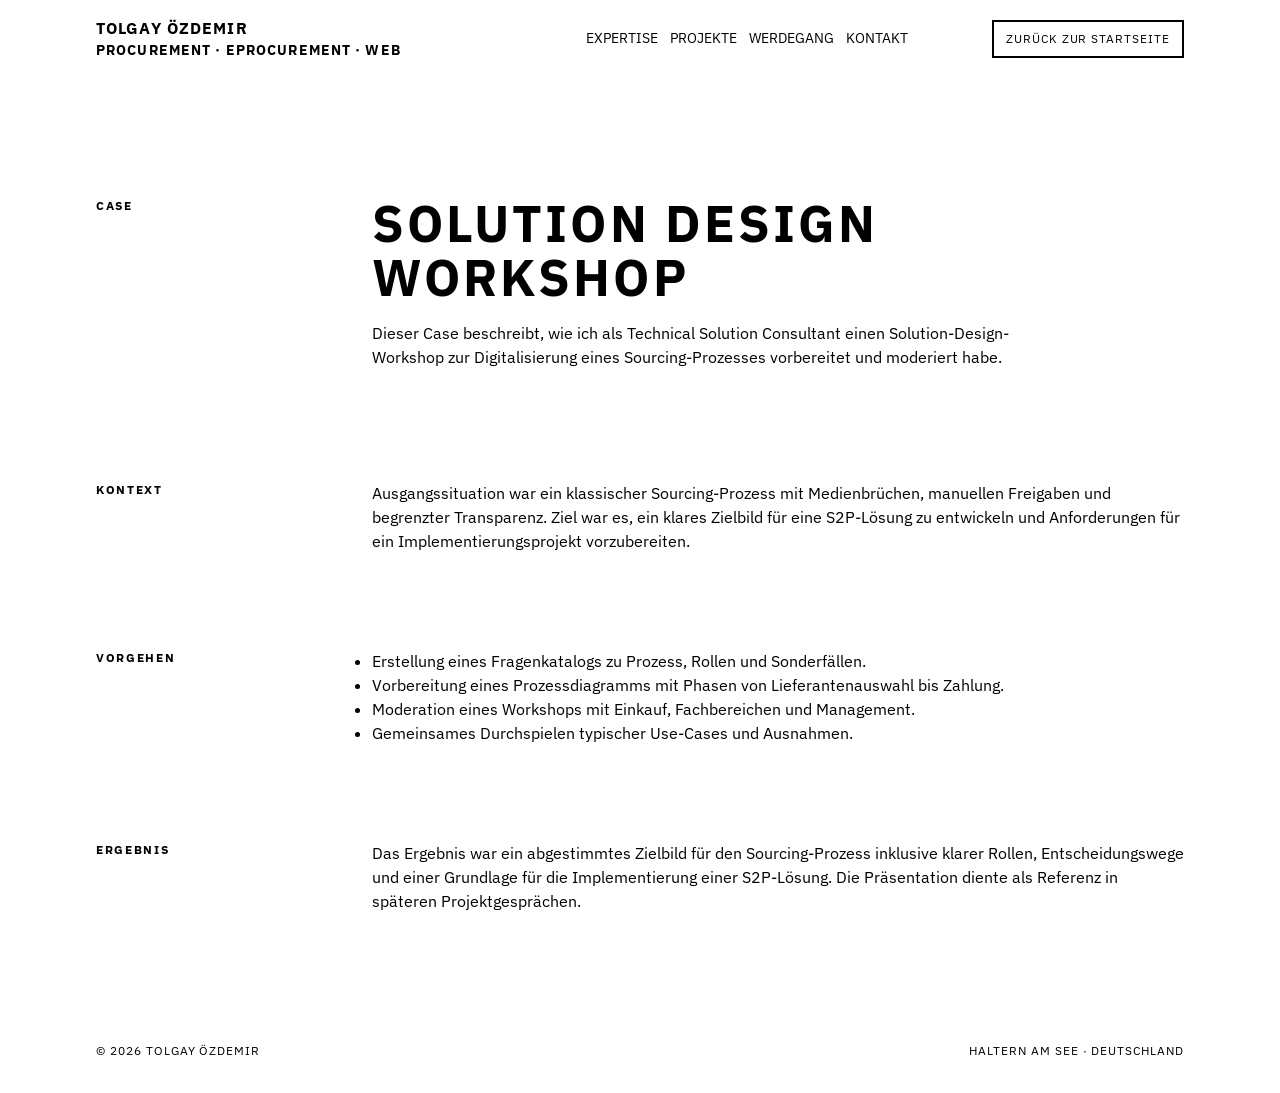
<file: cases/parasus.html>
<!doctype html>
<html lang="de">
<head>
  <meta charset="UTF-8" />
  <meta name="viewport" content="width=device-width, initial-scale=1" />
  <title>Tolgay Özdemir — Case: Solution Design Workshop</title>
  <meta name="description" content="Case: Solution Design Workshop für die Digitalisierung eines Sourcing-Prozesses. Rolle: Technical Solution Consultant." />
  <link rel="preconnect" href="https://fonts.googleapis.com">
  <link rel="preconnect" href="https://fonts.gstatic.com" crossorigin>
  <link href="https://fonts.googleapis.com/css2?family=IBM+Plex+Sans:wght@300;400;500;700&family=IBM+Plex+Mono:wght@400;500&display=swap" rel="stylesheet">
  <link rel="stylesheet" href="/assets/css/styles.css" />
</head>
<body>
  <a href="#main" class="skip-link">Zum Inhalt springen</a>

  <div class="page">
    <header>
      <div class="grid header-inner">
        <div class="brand">
          <span>TOLGAY ÖZDEMIR</span>
          <span>PROCUREMENT · EPROCUREMENT · WEB</span>
        </div>
        <nav class="header-nav" aria-label="Hauptnavigation">
          <a href="/#expertise">Expertise</a>
          <a href="/#projects">Projekte</a>
          <a href="/#background">Werdegang</a>
          <a href="/#contact">Kontakt</a>
        </nav>
        <div class="header-controls">
          <a class="btn-outline" href="/">Zurück zur Startseite</a>
        </div>
      </div>
    </header>

    <main id="main">
      <section class="section">
        <div class="grid">
          <div class="section-head">
            <span>Case</span>
          </div>
          <div class="section-body hero-block">
            <h1 class="hero-title">Solution Design Workshop</h1>
            <p class="hero-text">
              Dieser Case beschreibt, wie ich als Technical Solution Consultant einen
              Solution-Design-Workshop zur Digitalisierung eines Sourcing-Prozesses
              vorbereitet und moderiert habe.
            </p>
          </div>
        </div>
      </section>

      <section class="section">
        <div class="grid">
          <div class="section-head">
            <span>Kontext</span>
          </div>
          <div class="section-body">
            <p>
              Ausgangssituation war ein klassischer Sourcing-Prozess mit Medienbrüchen,
              manuellen Freigaben und begrenzter Transparenz. Ziel war es, ein klares
              Zielbild für eine S2P-Lösung zu entwickeln und Anforderungen für ein
              Implementierungsprojekt vorzubereiten.
            </p>
          </div>
        </div>
      </section>

      <section class="section">
        <div class="grid">
          <div class="section-head">
            <span>Vorgehen</span>
          </div>
          <div class="section-body">
            <ul>
              <li>Erstellung eines Fragenkatalogs zu Prozess, Rollen und Sonderfällen.</li>
              <li>Vorbereitung eines Prozessdiagramms mit Phasen von Lieferantenauswahl bis Zahlung.</li>
              <li>Moderation eines Workshops mit Einkauf, Fachbereichen und Management.</li>
              <li>Gemeinsames Durchspielen typischer Use-Cases und Ausnahmen.</li>
            </ul>
          </div>
        </div>
      </section>

      <section class="section">
        <div class="grid">
          <div class="section-head">
            <span>Ergebnis</span>
          </div>
          <div class="section-body">
            <p>
              Das Ergebnis war ein abgestimmtes Zielbild für den Sourcing-Prozess inklusive
              klarer Rollen, Entscheidungswege und einer Grundlage für die Implementierung
              einer S2P-Lösung. Die Präsentation diente als Referenz in späteren
              Projektgesprächen.
            </p>
          </div>
        </div>
      </section>
    </main>

    <footer>
      <div class="grid">
        <p>© <span id="year"></span> Tolgay Özdemir</p>
        <span>Haltern am See · Deutschland</span>
      </div>
    </footer>
  </div>

  <script>
    document.getElementById("year").textContent = new Date().getFullYear();
  </script>
</body>
</html>
</file>
<file: assets/css/styles.css>
:root {
      --color-bg: #ffffff;
      --color-text: #000000;
      --color-accent: #e53935;
      --font-body: "IBM Plex Sans", system-ui, -apple-system, "Segoe UI", sans-serif;
      --font-mono: "IBM Plex Mono", ui-monospace, SFMono-Regular, Menlo, monospace;
      --space-1: 4px;
      --space-2: 8px;
      --space-3: 12px;
      --space-4: 16px;
      --space-5: 20px;
      --space-6: 24px;
      --space-8: 32px;
      --space-10: 40px;
      --space-12: 48px;
      --space-16: 64px;
      --grid-max: 1120px;
    }

    *, *::before, *::after {
      box-sizing: border-box;
      margin: 0;
      padding: 0;
    }

    html {
      font-family: var(--font-body);
      font-size: 16px;
      line-height: 1.5;
      background: var(--color-bg);
      color: var(--color-text);
      -webkit-font-smoothing: antialiased;
    }

    body {
      min-height: 100vh;
    }

    a {
      color: inherit;
      text-decoration: none;
    }

    a[href], button {
      cursor: pointer;
    }

    button {
      border: none;
      background: none;
      font: inherit;
      color: inherit;
    }

    :focus-visible {
      outline: 3px solid var(--color-accent);
      outline-offset: 3px;
    }

    .skip-link {
      position: absolute;
      left: -9999px;
      top: var(--space-4);
      padding: var(--space-2) var(--space-4);
      background: var(--color-accent);
      color: #ffffff;
      font-weight: 700;
    }

    .skip-link:focus-visible {
      left: var(--space-4);
    }

    .page {
      max-width: var(--grid-max);
      margin-inline: auto;
      padding-inline: var(--space-4);
    }

    .grid {
      display: grid;
      grid-template-columns: repeat(12, minmax(0, 1fr));
      column-gap: var(--space-4);
      align-items: flex-start;
    }

    header {
      margin-bottom: var(--space-10);
    }

    .header-inner {
      padding-block: var(--space-4);
      align-items: center;
    }

    .brand {
      grid-column: 1 / span 6;
      text-transform: uppercase;
      letter-spacing: 0.08em;
      font-size: 0.875rem;
      font-weight: 700;
    }

    .brand span {
      display: block;
    }

    .brand span:first-child {
      font-size: 1rem;
    }

    .header-nav {
      grid-column: 7 / span 3;
      justify-self: end;
      display: flex;
      gap: var(--space-3);
      font-size: 0.875rem;
      text-transform: uppercase;
    }

    .header-nav a {
      padding-block: 2px;
    }

    .header-controls {
      grid-column: 10 / span 3;
      justify-self: end;
      display: flex;
      gap: var(--space-2);
      align-items: center;
    }

    .btn-outline {
      border: 2px solid #000000;
      padding: var(--space-2) var(--space-3);
      text-transform: uppercase;
      font-size: 0.75rem;
      letter-spacing: 0.08em;
    }

    .btn-accent {
      border: 2px solid #000000;
      background: var(--color-accent);
      color: #ffffff;
      padding: var(--space-2) var(--space-3);
      text-transform: uppercase;
      font-size: 0.75rem;
      letter-spacing: 0.08em;
    }

    main {
      padding-block: var(--space-8) var(--space-12);
    }

    .section {
      padding-block: var(--space-12);
    }

    .section-head {
      grid-column: 1 / span 3;
      text-transform: uppercase;
      font-size: 0.75rem;
      letter-spacing: 0.14em;
      font-weight: 700;
    }

    .section-head span {
      display: block;
    }

    .section-body {
      grid-column: 4 / span 9;
    }

    /* ── Hero ─────────────────────────────────────────── */

    .hero-block {
      max-width: 40rem;
    }

    .hero-block > * {
      margin-left: 0;
    }

    .hero-title {
      font-size: clamp(2.5rem, 4vw, 3.5rem);
      line-height: 1.05;
      text-transform: uppercase;
      letter-spacing: 0.06em;
      margin-bottom: var(--space-4);
    }

    .hero-title em {
      font-style: normal;
      color: var(--color-accent);
    }

    .hero-text {
      max-width: 48rem;
      font-size: 1rem;
      margin-bottom: var(--space-4);
    }

    .hero-tags {
      font-family: var(--font-mono);
      font-weight: 500;
      display: flex;
      flex-wrap: wrap;
      gap: normal;
      font-size: 0.75rem;
    }

    .hero-tags span {
      padding: var(--space-1) var(--space-2);
    }

    .hero-actions {
      margin-top: var(--space-4);
      display: flex;
      flex-wrap: wrap;
      gap: var(--space-3);
    }

    .hero-meta {
      margin-top: var(--space-4);
      font-size: 0.875rem;
    }

    .hero-meta dl {
      display: grid;
      grid-template-columns: minmax(0, 8rem) minmax(0, 1fr);
      row-gap: var(--space-2);
      column-gap: var(--space-4);
    }

    .hero-meta dt {
      text-transform: uppercase;
      letter-spacing: 0.08em;
      font-size: 0.75rem;
    }

    .hero-meta dd {
      margin: 0;
    }

    /* ── Expertise ────────────────────────────────────── */

    .list {
      display: grid;
      grid-template-columns: repeat(2, minmax(0, 1fr));
      gap: var(--space-4);
    }

    .list-item h3 {
      text-transform: uppercase;
      letter-spacing: 0.06em;
      font-size: 0.875rem;
      margin-bottom: var(--space-2);
    }

    .list-item p {
      font-size: 0.875rem;
      line-height: 170%;
    }

    .list-tags {
      font-family: var(--font-mono);
      font-weight: 500;
      margin-top: var(--space-2);
      font-size: 0.75rem;
      display: flex;
      flex-wrap: wrap;
      gap: var(--space-4);
  
    }

    .list-tags span {
      padding: 0;
    }

    /* ── Projects ─────────────────────────────────────── */

    .projects-grid {
      display: grid;
      grid-template-columns: repeat(2, minmax(0, 1fr));
      gap: var(--space-8);
    }

    .project {
      display: flex;
      flex-direction: column;
    }

    .project h3 {
      text-transform: uppercase;
      letter-spacing: 0.06em;
      font-size: 0.875rem;
      margin-bottom: var(--space-2);
    }

    .project p {
      font-size: 0.875rem;
      flex-grow: 1;
      margin-bottom: var(--space-3);
      line-height: 170%;
    }

    .project-tags {
      font-family: var(--font-mono);
      font-weight: 500;
      font-size: 0.75rem;
      display: flex;
      flex-wrap: wrap;
      gap: var(--space-3);
      margin-bottom: var(--space-3);
    }

    .project-links {
      display: flex;
      gap: var(--space-2);
      flex-wrap: wrap;
    }

    /* ── Timeline ─────────────────────────────────────── */

    .timeline {
      display: grid;
      gap: var(--space-6);
      font-size: 0.875rem;
    }

    .timeline-item small {
      display: block;
      text-transform: uppercase;
      letter-spacing: 0.08em;
      font-size: 0.75rem;
      line-height: 170%;
      margin-bottom: 2px;
    }

    .timeline-item h3 {
      font-size: 0.875rem;
      text-transform: uppercase;
      letter-spacing: 0.06em;
      margin-bottom: var(--space-1);
    }

    .timeline-item p {
      font-size: 0.875rem;
    line-height: 170%;    }

    /* ── Contact ──────────────────────────────────────── */

    .contact-actions {
      margin-top: var(--space-4);
      display: flex;
      flex-wrap: wrap;
      gap: var(--space-3);
    }

    /* ── Footer ───────────────────────────────────────── */

    footer {
      padding-block: var(--space-8);
      font-size: 0.75rem;
      text-transform: uppercase;
      letter-spacing: 0.08em;
    }

    footer .grid {
      align-items: center;
    }

    footer p {
      grid-column: 1 / span 6;
      line-height: 170%;
    }

    footer span {
      grid-column: 7 / span 6;
      justify-self: end;
    }

    /* ── Mobile ───────────────────────────────────────── */

    @media (max-width: 800px) {
      .grid {
        grid-template-columns: repeat(4, minmax(0, 1fr));
      }
      .brand {
        grid-column: 1 / span 4;
      }
      .header-nav {
        display: none;
      }
      .header-controls {
        grid-column: 1 / span 4;
        justify-self: start;
        margin-top: var(--space-2);
      }
      .section-head {
        grid-column: 1 / span 4;
        margin-bottom: var(--space-3);
      }
      .section-body {
        grid-column: 1 / span 4;
      }
      .list, .projects-grid {
        grid-template-columns: 1fr;
      }
      footer p {
        grid-column: 1 / span 4;
      }
      footer span {
        grid-column: 1 / span 4;
        justify-self: start;
        margin-top: var(--space-2);
      }
    }
/* ── Case pages / language switch ─────────────────── */

.case {
  max-width: 720px;
  margin: 0 auto;
}

.case-header {
  display: flex;
  flex-direction: column;
  gap: var(--space-2);
  margin-bottom: var(--space-6);
}

.case-header h1 {
  font-size: 1.75rem;
  text-transform: uppercase;
  letter-spacing: 0.08em;
}

.case-subtitle {
  font-size: 0.9rem;
  text-transform: uppercase;
  letter-spacing: 0.12em;
  color: var(--color-text);
  opacity: 0.7;
}

.lang-switch {
  display: inline-flex;
  gap: var(--space-2);
  align-items: center;
  margin-top: var(--space-2);
}

.lang-btn {
  border: 1px solid #000000;
  background: transparent;
  color: inherit;
  padding: 0.25rem 0.75rem;
  font-size: 0.8rem;
  border-radius: 999px;
  text-transform: uppercase;
  letter-spacing: 0.12em;
  cursor: pointer;
  transition:
    background 0.15s ease,
    color 0.15s ease,
    border-color 0.15s ease;
}

.lang-btn.is-active {
  background: var(--color-accent);
  border-color: var(--color-accent);
  color: #ffffff;
}

.case-section {
  margin-bottom: var(--space-6);
}

.case-section h2 {
  font-size: 1rem;
  text-transform: uppercase;
  letter-spacing: 0.08em;
  margin-bottom: var(--space-2);
}

.case-section p,
.case-section li {
  font-size: 0.9rem;
}

.case-section ul {
  list-style: disc;
  padding-left: 1.25rem;
  display: grid;
  row-gap: var(--space-2);
}
</file>
